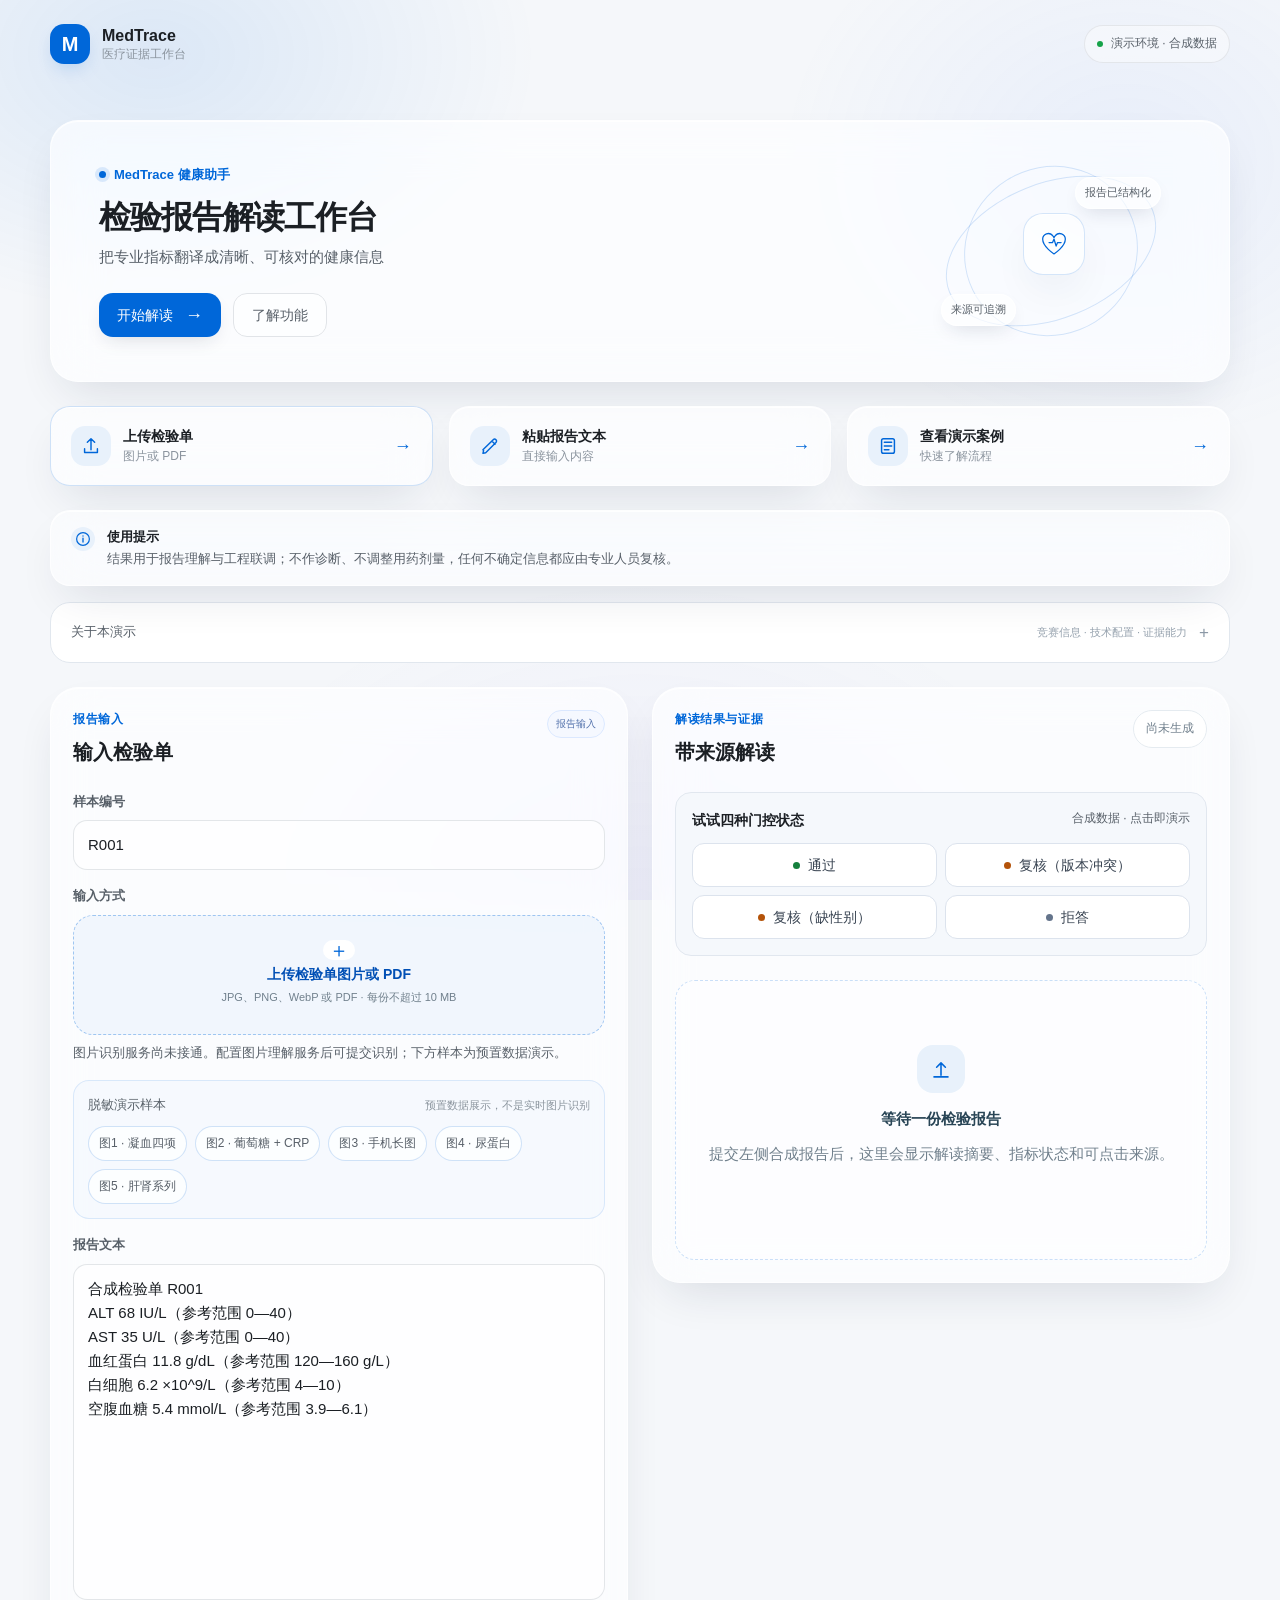
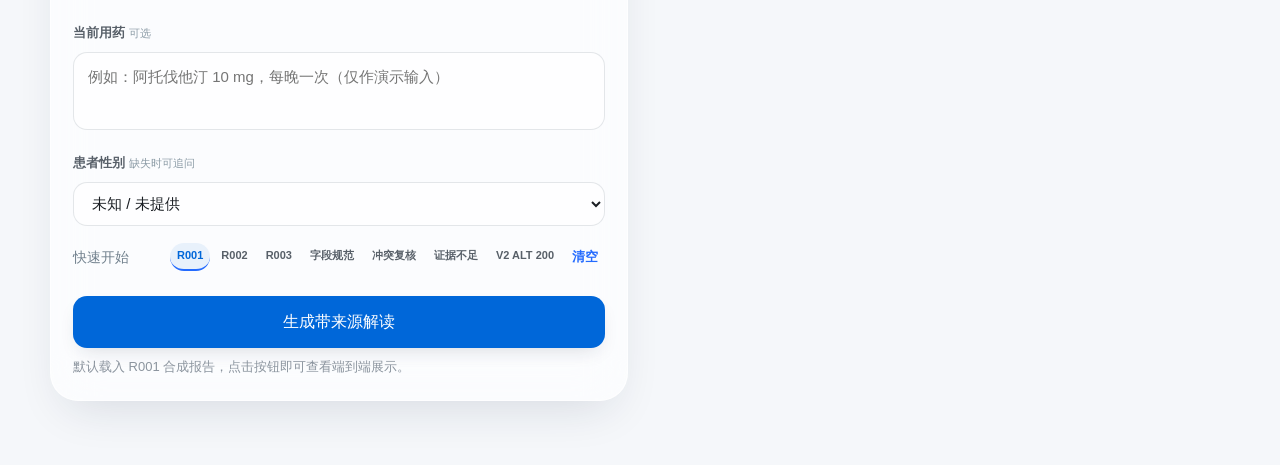
<file: index.html>
<!doctype html>
<html lang="zh-CN">
<head>
  <meta charset="utf-8" />
  <meta http-equiv="refresh" content="0; url=docs/" />
  <title>MedTrace · Nexent 医疗检验报告解读 Demo</title>
</head>
<body>
  <p>正在打开 MedTrace Demo… <a href="docs/">点击进入</a></p>
  <script>location.replace("docs/");</script>
</body>
</html>
</file>
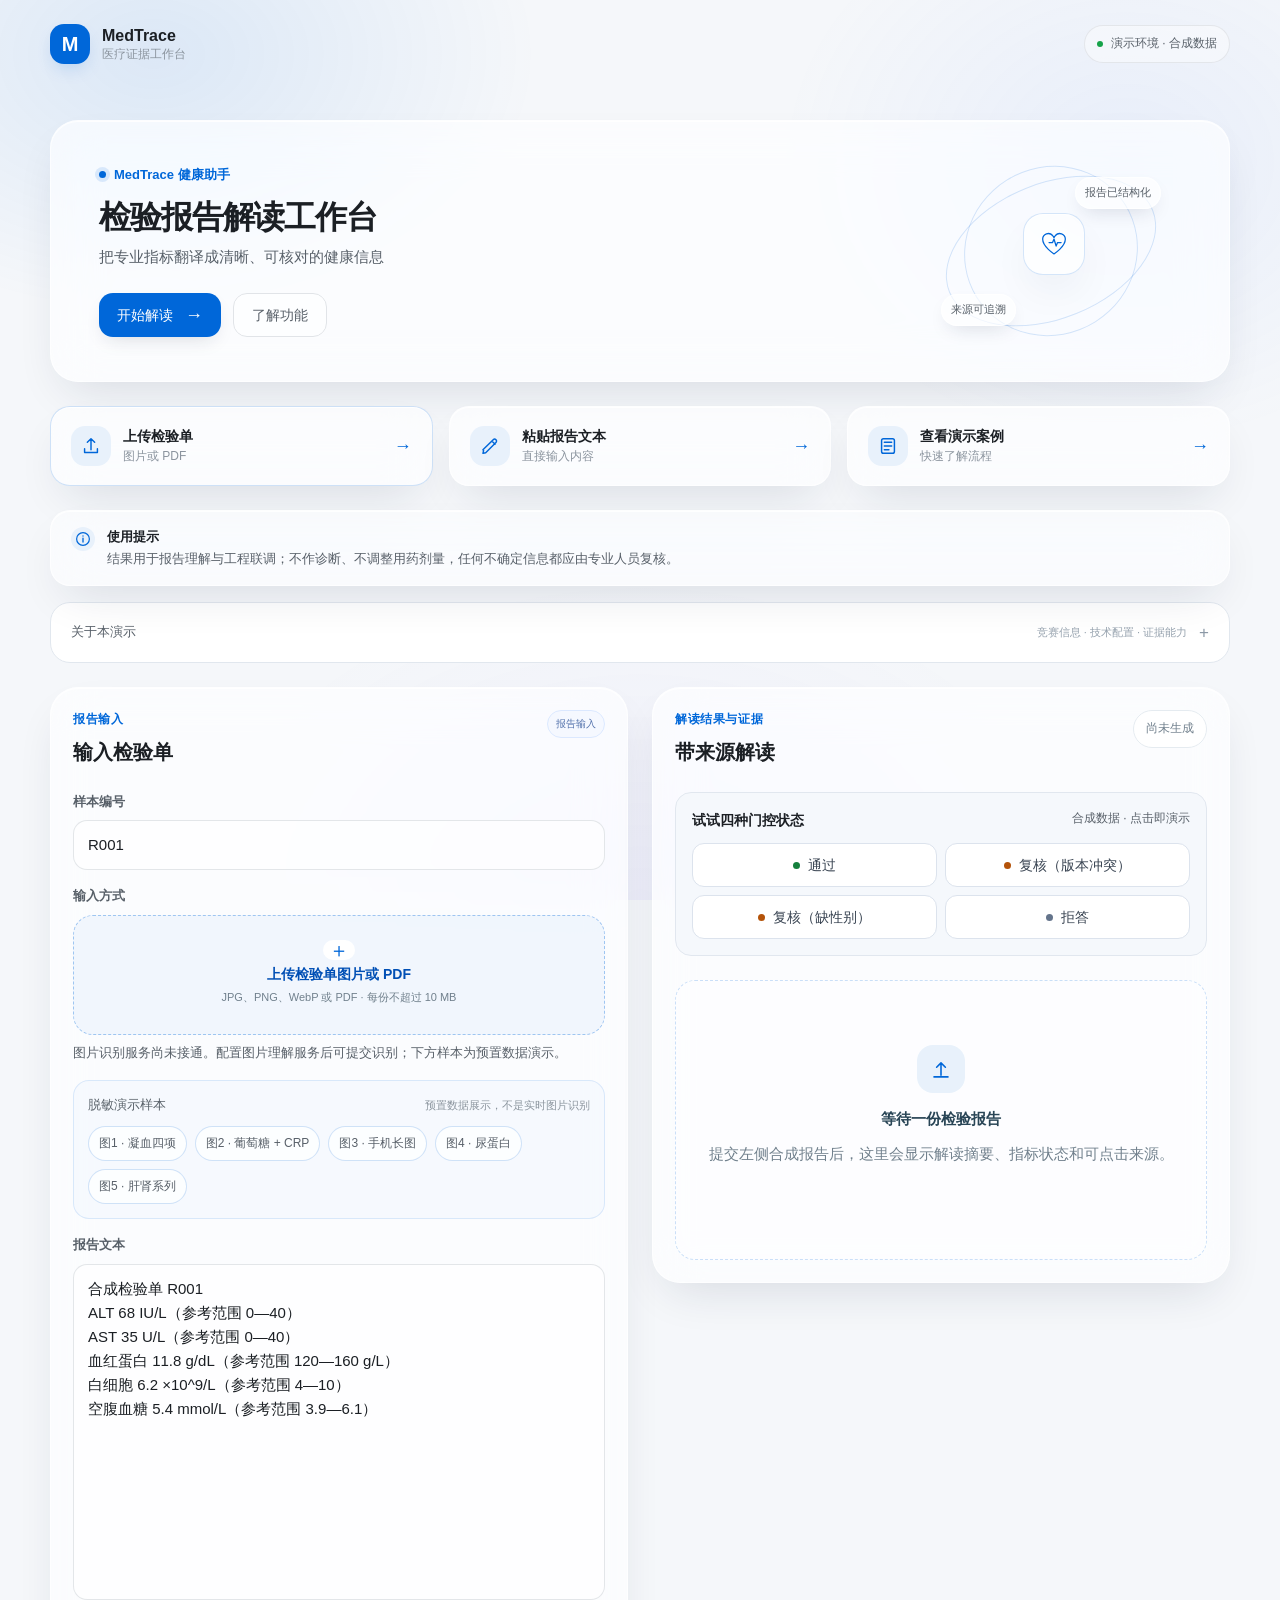
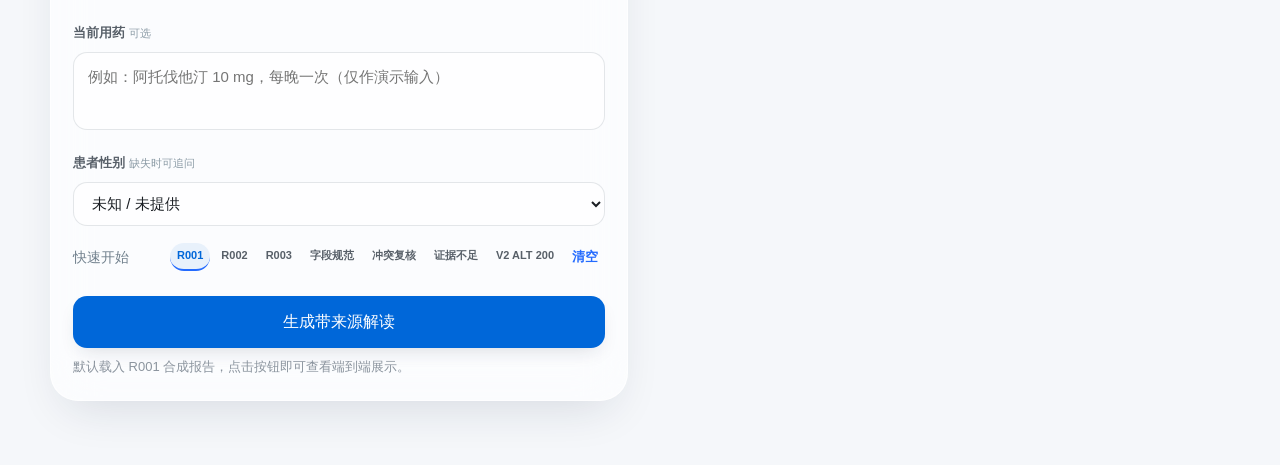
<file: docs/index.html>
<!doctype html>
<html lang="zh-CN">
  <head>
    <meta charset="utf-8" />
    <meta name="viewport" content="width=device-width, initial-scale=1" />
    <title>检验报告解读演示</title>
    <link rel="icon" type="image/svg+xml" href="static/favicon.svg" />
    <meta name="medtrace-release" content="20261125-mobile-steps" />
    <link rel="stylesheet" href="static/app.css?v=20261125-mobile-steps" />
    <link rel="stylesheet" href="static/gate-ui.css?v=20261125-mobile-steps" />
    <link rel="stylesheet" href="static/mobile-flow.css?v=20261125-mobile-steps" />
  </head>
  <body>
    <div class="app-frame">
      <div class="main-shell">
    <main class="shell">
      <header class="site-header" aria-label="MedTrace 顶部导航">
        <a class="site-brand" href="#workspace"><span class="site-mark">M</span><span><strong>MedTrace</strong><small>医疗证据工作台</small></span></a>
        <span class="demo-pill"><span class="demo-dot"></span><span id="environmentLabel">演示环境 · 合成数据</span></span>
      </header>
      <section class="consumer-hero glass" aria-label="MedTrace 健康助手">
        <div class="consumer-hero-copy">
          <p class="consumer-eyebrow"><span class="consumer-eyebrow-dot"></span>MedTrace 健康助手</p>
          <h1>检验报告解读工作台</h1>
          <p class="subtitle">把专业指标翻译成清晰、可核对的健康信息</p>
          <div class="consumer-hero-actions"><a class="consumer-primary" href="#workspace">开始解读 <span>→</span></a><a class="consumer-secondary" href="#aboutPanel">了解功能</a></div>
        </div>
        <div class="consumer-hero-visual" aria-hidden="true"><div class="visual-orbit orbit-one"></div><div class="visual-orbit orbit-two"></div><div class="visual-heart"><svg viewBox="0 0 48 48" aria-hidden="true"><path d="M24 38S8 28 8 17a8 8 0 0 1 14-5l2 3 2-3a8 8 0 0 1 14 5c0 11-16 21-16 21Z" fill="none" stroke="currentColor" stroke-width="1.8" stroke-linejoin="round"/><path d="M17 22h5l2-5 3 10 2-5h5" fill="none" stroke="currentColor" stroke-width="1.8" stroke-linecap="round" stroke-linejoin="round"/></svg></div><div class="visual-note note-one">报告已结构化</div><div class="visual-note note-two">来源可追溯</div></div>
      </section>

      <section class="quick-actions" aria-label="快速入口">
        <button type="button" class="quick-action quick-action-primary glass" id="quickUpload"><span class="quick-icon"><svg viewBox="0 0 24 24" aria-hidden="true"><path d="M12 16V4m0 0L8 8m4-4 4 4M5 15v4h14v-4" fill="none" stroke="currentColor" stroke-width="1.6" stroke-linecap="round" stroke-linejoin="round"/></svg></span><span><b>上传检验单</b><small>图片或 PDF</small></span><span class="quick-arrow">→</span></button>
        <button type="button" class="quick-action glass" id="quickText"><span class="quick-icon"><svg viewBox="0 0 24 24" aria-hidden="true"><path d="m5 17-.7 3 3-.7L18.5 8.1a2.1 2.1 0 0 0-3-3L4.3 16.2ZM14 6.5l3.5 3.5" fill="none" stroke="currentColor" stroke-width="1.6" stroke-linecap="round" stroke-linejoin="round"/></svg></span><span><b>粘贴报告文本</b><small>直接输入内容</small></span><span class="quick-arrow">→</span></button>
        <button type="button" class="quick-action glass" id="quickCase"><span class="quick-icon"><svg viewBox="0 0 24 24" aria-hidden="true"><rect x="5" y="4" width="14" height="16" rx="2" fill="none" stroke="currentColor" stroke-width="1.6"/><path d="M8 8h8M8 12h8M8 16h5" fill="none" stroke="currentColor" stroke-width="1.6" stroke-linecap="round"/></svg></span><span><b>查看演示案例</b><small>快速了解流程</small></span><span class="quick-arrow">→</span></button>
      </section>

      <div class="notice glass">
        <span class="notice-icon"><svg viewBox="0 0 24 24" aria-hidden="true"><circle cx="12" cy="12" r="8.5" fill="none" stroke="currentColor" stroke-width="1.6"/><path d="M12 11v5M12 8h.01" fill="none" stroke="currentColor" stroke-width="1.8" stroke-linecap="round"/></svg></span>
        <div><strong>使用提示</strong><span>结果用于报告理解与工程联调；不作诊断、不调整用药剂量，任何不确定信息都应由专业人员复核。</span></div>
      </div>
      <details class="about-panel" id="aboutPanel">
        <summary><span>关于本演示</span><span class="about-summary-hint">竞赛信息 · 技术配置 · 证据能力</span></summary>
        <div class="about-content">
          <div class="about-row"><span class="about-label">项目定位</span><span>华为 ICT 杯 · 赛题 3 · 阶段一演示</span><span class="status-pill" id="transportStatus">等待请求</span></div>
          <div class="about-row"><span class="about-label">技术配置</span><span>GLM-4.7 · embedding-3 · RAG 34 条 · Nexent Agent</span></div>
          <div class="about-row"><span class="about-label">证据能力</span><span>多模态输入 · 双路召回 · 引用溯源 · 决策门控 · 知识关联图谱</span></div>
          <form id="imageServiceForm" class="image-service-settings">
            <label for="imageServiceUrl">图片识别后端地址</label>
            <p>填写团队的 MedTrace 后端地址。视觉模型与密钥在 Nexent 服务端配置。</p>
            <input id="imageServiceUrl" type="url" placeholder="https://你的后端域名" autocomplete="off" />
            <div class="image-service-actions"><button type="submit" class="text-button">保存并检查连接</button><button type="button" class="text-button" id="resetImageService">恢复默认</button><a href="static/downloads/medtrace-nexent-vision-v281.zip" download>下载队友接入包</a></div>
            <p id="imageServiceStatus" role="status">未配置后端时，所选图片只在本机预览。</p>
          </form>
          <div class="capability-strip" aria-label="评审证据维度">
            <span><b>创新性</b> 多模态输入 · 双路召回</span>
            <span><b>应用价值</b> 检验解读 · 用药核查</span>
            <span><b>完整性</b> 引用 · 推理链 · 可复现 Demo</span>
          </div>
        </div>
      </details>

      <section class="workspace" id="workspace" aria-label="检验报告解读工作区">
        <nav class="mobile-flow-nav" aria-label="报告解读步骤">
          <div class="mobile-flow-topline"><button type="button" id="mobileBack" class="mobile-back" hidden><svg viewBox="0 0 24 24" aria-hidden="true"><path d="m14 6-6 6 6 6" fill="none" stroke="currentColor" stroke-width="1.5" stroke-linecap="round" stroke-linejoin="round"/></svg>返回重新输入</button><span id="mobileStepStatus" role="status">先准备一份报告</span></div>
          <ol class="mobile-steps"><li id="mobileInputStep" aria-current="step"><span>1</span>输入报告</li><li id="mobileResultStep"><span>2</span>查看结果</li></ol>
        </nav>
        <form class="card input-card glass" id="analyzeForm">
          <div class="card-heading">
            <div>
              <p class="card-kicker">报告输入</p>
              <h2 id="inputViewTitle" tabindex="-1">输入检验单</h2>
            </div>
            <span class="synthetic-tag">报告输入</span>
          </div>
          <div id="reportIdField">
          <label for="reportId">样本编号</label>
          <input id="reportId" name="report_id" value="R001" autocomplete="off" />
          </div>
          <label>输入方式</label>
          <label class="upload-dropzone" for="reportFile" id="dropZone">
            <input id="reportFile" type="file" accept=".png,.jpg,.jpeg,.webp,.pdf" aria-describedby="uploadStatus" />
            <span class="upload-icon">＋</span>
            <span class="upload-title">上传检验单图片或 PDF</span>
            <span class="upload-help">JPG、PNG、WebP 或 PDF · 每份不超过 10 MB</span>
            <span class="file-name" id="fileName">也可以直接粘贴下方报告文本</span>
          </label>
          <p class="upload-status" id="uploadStatus" role="status" data-state="idle">图片识别服务尚未接通。配置图片理解服务后可提交识别；下方样本为预置数据演示。</p>
          <button type="button" class="text-button hidden" id="removeFile">移除所选文件</button>
          <div class="asset-preview hidden" id="assetPreview"><img id="assetPreviewImage" alt="脱敏检验单预览" /><span id="assetPreviewLabel"></span><a id="assetPreviewPdf" class="hidden" target="_blank" rel="noopener noreferrer">在新窗口预览 PDF</a></div>
          <div class="asset-picker" aria-label="脱敏实测样本">
            <div class="asset-picker-heading"><span>脱敏演示样本</span><small>预置数据展示，不是实时图片识别</small></div>
            <div class="asset-picker-buttons">
              <button type="button" class="asset-button" data-asset="coagulation">图1 · 凝血四项</button>
              <button type="button" class="asset-button" data-asset="glucose-crp">图2 · 葡萄糖 + CRP</button>
              <button type="button" class="asset-button" data-asset="mobile">图3 · 手机长图</button>
              <button type="button" class="asset-button" data-asset="urine">图4 · 尿蛋白</button>
              <button type="button" class="asset-button" data-asset="liver">图5 · 肝肾系列</button>
            </div>
          </div>
          <label for="rawText">报告文本</label>
          <textarea id="rawText" name="raw_text" rows="13">合成检验单 R001
ALT 68 IU/L（参考范围 0—40）
AST 35 U/L（参考范围 0—40）
血红蛋白 11.8 g/dL（参考范围 120—160 g/L）
白细胞 6.2 ×10^9/L（参考范围 4—10）
空腹血糖 5.4 mmol/L（参考范围 3.9—6.1）</textarea>
          <div id="medicationField">
          <label for="currentMedications">当前用药 <span class="optional-label">可选</span></label>
          <textarea id="currentMedications" name="current_medications" rows="2" placeholder="例如：阿托伐他汀 10 mg，每晚一次（仅作演示输入）"></textarea>
          </div>
          <label for="patientGender">患者性别 <span class="optional-label">缺失时可追问</span></label>
          <select id="patientGender" name="patient_gender"><option value="">未知 / 未提供</option><option value="男">男</option><option value="女">女</option></select>
          <div class="sample-row"><span>快速开始</span><div class="sample-buttons"><button type="button" class="sample-button active" data-report="R001">R001</button><button type="button" class="sample-button" data-report="R002">R002</button><button type="button" class="sample-button" data-report="R003">R003</button><button type="button" class="sample-button" data-report="R004">字段规范</button><button type="button" class="sample-button" data-report="R005">冲突复核</button><button type="button" class="sample-button" data-report="R006">证据不足</button><button type="button" class="sample-button" data-report="R012">V2 ALT 200</button><button type="button" class="text-button" id="clearInput">清空</button></div></div>
          <details class="mobile-only mobile-input-details" id="mobileOptions"><summary>补充用药与样本编号 <span>选填</span></summary><div id="mobileOptionsSlot"></div></details>
          <details class="mobile-only mobile-input-details" id="mobileExamples"><summary>更多演示案例 <span>含四态门控</span></summary><div id="mobileExamplesSlot"></div></details>
          <div class="mobile-submit-bar"><button type="submit" form="analyzeForm" class="primary-button" id="submitButton"><span class="button-label">生成带来源解读</span></button></div>
          <p class="helper">默认载入 R001 合成报告，点击按钮即可查看端到端展示。</p>
        </form>

        <section class="card output-card glass" aria-live="polite">
          <div class="card-heading">
            <div>
              <p class="card-kicker">解读结果与证据</p>
              <h2 id="outputViewTitle" tabindex="-1">带来源解读</h2>
            </div>
            <div class="output-meta"><span class="request-id" id="requestId">尚未生成</span><span class="model-meta hidden" id="modelMeta"></span></div>
          </div>
          <div class="gate-demo-picker" id="gateDemoPicker" aria-label="门控状态演示">
            <div class="gate-demo-heading"><strong>试试四种门控状态</strong><span>合成数据 · 点击即演示</span></div>
            <div class="gate-demo-buttons">
              <button type="button" data-gate-demo="R012" aria-pressed="false"><i class="state-dot pass"></i>通过</button>
              <button type="button" data-gate-demo="R005" aria-pressed="false"><i class="state-dot review"></i>复核（版本冲突）</button>
              <button type="button" data-gate-demo="R013" aria-pressed="false"><i class="state-dot review"></i>复核（缺性别）</button>
              <button type="button" data-gate-demo="R006" aria-pressed="false"><i class="state-dot abstain"></i>拒答</button>
            </div>
          </div>
          <div id="loadingState" class="loading-state hidden"><span class="spinner"></span><div><strong>正在处理本次输入</strong><span id="loadingMessage">正在核对报告与证据…</span><div class="agent-timeline" id="agentTimeline"><span class="agent-step pending" data-agent-step="parse_report">抽取</span><span class="agent-arrow">→</span><span class="agent-step pending" data-agent-step="normalize">标准化</span><span class="agent-arrow">→</span><span class="agent-step pending" data-agent-step="query_reference">检索</span><span class="agent-arrow">→</span><span class="agent-step pending" data-agent-step="check_interaction">核查</span><span class="agent-arrow">→</span><span class="agent-step pending" data-agent-step="summarize">汇总</span></div></div></div>
          <div id="emptyState" class="empty-state"><div class="empty-icon"><svg viewBox="0 0 32 32" aria-hidden="true"><path d="M16 23V9m0 0-5 5m5-5 5 5" fill="none" stroke="currentColor" stroke-width="1.8" stroke-linecap="round" stroke-linejoin="round"/><path d="M8 25h16" fill="none" stroke="currentColor" stroke-width="1.8" stroke-linecap="round"/></svg></div><strong>等待一份检验报告</strong><span>提交左侧合成报告后，这里会显示解读摘要、指标状态和可点击来源。</span></div>
          <div id="errorBanner" class="error-banner hidden" role="alert"></div>
          <div id="mobileErrorActions" class="mobile-only mobile-error-actions hidden"><button type="button" id="mobileRetry" class="review-primary">重试本次输入</button><p>输入内容与所选文件已保留，也可返回后修改。</p></div>
          <div id="resultPanel" class="hidden">
            <div class="decision-gate hidden" id="decisionGate">
              <div class="decision-gate-heading"><span class="section-label">AI 决策门控</span><span class="gate-badge" id="gateBadge"></span></div>
              <div class="gate-title-row"><span class="gate-symbol" id="gateSymbol" aria-hidden="true"></span><h3 id="gateTitle"></h3></div>
              <p class="gate-action" id="gateAction"></p>
              <ul id="gateReviewIssues" class="gate-review-issues"></ul>
              <div id="gateReviewActions" class="gate-review-actions hidden"><button type="button" class="review-primary" id="editImageValues">手动核对数值</button><button type="button" class="review-secondary" id="completeImageInfo">补充缺失信息</button></div>
              <div class="gate-conflicts" id="gateConflicts"></div>
              <div class="clarification-box hidden" id="clarificationBox"><span class="clarification-dot"></span><span id="clarificationPrompt"></span><button type="button" class="text-button" id="applyGender">补充性别</button></div>
            </div>
            <div data-gate-content>
            <details class="mobile-only mobile-original" id="mobileOriginal"><summary>查看本次报告原图</summary><div id="mobileOriginalSlot"></div></details>
            <section id="imageReviewEditor" class="image-review-editor hidden" aria-labelledby="reviewEditorTitle">
              <div class="review-heading"><div><p class="section-label">人工核对</p><h3 id="reviewEditorTitle">对照原图，确认本次核查项目</h3></div><button type="button" id="closeImageReview" class="text-button">收起</button></div>
              <p class="review-instructions">修改读数和单位，并勾选已核对的项目。系统会重新核查所选指标；未勾选及原图其他项目仍需核对。</p>
              <form id="imageReviewForm">
                <div class="review-patient-fields"><label for="reviewGender">患者性别<select id="reviewGender"><option value="未知">未知 / 未提供</option><option value="男">男</option><option value="女">女</option></select></label><label for="reviewConditions">采样条件<select id="reviewConditions"><option value="unknown">未确认</option><option value="fasting">已确认空腹</option><option value="nonfasting">非空腹</option></select></label></div>
                <div id="reviewQuickGender" class="gender-quick-buttons hidden" aria-label="快速补充患者性别"><button type="button" data-review-sex="男">男 · 补充并核查</button><button type="button" data-review-sex="女">女 · 补充并核查</button></div>
                <div id="imageReviewRows" class="image-review-rows"></div>
                <label class="review-scope-confirm"><input type="checkbox" id="reviewScopeConfirmed" required /><span>我已对照原图核对所选项目，理解本次核查不覆盖整份报告。</span></label>
                <p id="imageReviewError" class="review-form-error hidden" role="alert"></p>
                <div class="review-submit-row"><button type="submit" class="review-primary" id="submitImageReview">提交核对并重新解读</button><span>原始识别与修改记录将保留</span></div>
              </form>
            </section>
            <p id="reviewScopeNote" class="review-scope-note hidden" role="status"></p>
            <p class="answer" id="answer"></p>
            <div class="answer-citations" id="answerCitations"></div>
            <div class="schema-summary hidden" id="schemaSummary">
              <div class="section-heading-row"><p class="section-label">解析字段</p><span class="confidence-badge hidden" id="confidenceBadge"></span></div>
              <div class="patient-fields" id="patientFields"></div>
              <div class="medications-summary"><span class="summary-caption">当前用药</span><div class="medication-tags" id="medicationsSummary"></div></div>
              <div class="confidence-alert hidden" id="confidenceAlert" role="alert"></div>
            </div>
            <details class="normalization-block compact-details hidden" id="normalizationBlock">
              <summary class="section-heading-row"><span class="section-label">单位标准化</span><span class="evidence-tag">可审计换算</span></summary>
              <div class="details-content"><div id="normalizationRows" class="normalization-rows"></div></div>
            </details>
            <div class="metric-grid" id="metrics"></div>
            <details id="imageTranscriptPanel" class="compact-details hidden">
              <summary class="section-heading-row"><span class="section-label">查看原始 OCR 文字与未确认字段</span><span class="evidence-tag">保留原始记录</span></summary>
              <div class="details-content"><p class="image-reading-note">以下保留最初的图片识别记录。人工修改不会覆盖它；请对照报告原图核对小数点、单位与参考范围。</p><pre id="imageTranscriptText" class="image-transcript"></pre><ul id="imageUncertainFields" class="checked-fields"></ul></div>
            </details>
            <div class="reasoning-block">
              <p class="section-label">可溯源推理链</p>
              <div class="reasoning-chain" id="reasoning"></div>
            </div>
            <div class="warnings-block hidden" id="warningsBlock">
              <div class="warning-heading"><p class="section-label">用药核查</p><span>需人工复核</span></div>
              <div id="warnings"></div>
            </div>
            <details class="retrieval-block compact-details">
              <summary class="section-heading-row"><span class="section-label">RAG 检索详情</span><span class="evidence-tag">技术证据</span></summary>
              <div class="details-content"><div class="retrieval-summary" id="retrievalSummary"></div><div class="retrieval-sources" id="retrievalSources"></div></div>
            </details>
            <details class="evidence-block compact-details">
              <summary class="section-heading-row"><span class="section-label">知识库构建证据</span><span class="evidence-tag">创新性证据</span></summary>
              <div class="details-content"><div class="evidence-grid"><pre id="rawJsonEvidence"></pre><div><p class="evidence-note" id="evidenceNote"></p><ul id="checkedFields" class="checked-fields"></ul></div></div></div>
            </details>
            <button type="button" class="graph-button" id="openGraph">探索 AI 知识关联网络（多跳推理图谱）<span>→</span></button>
            <details class="sources-block compact-details">
              <summary class="section-heading-row"><span class="section-label">引用来源</span><span class="evidence-tag">可点击溯源</span></summary>
              <div class="details-content"><div id="sources"></div></div>
            </details>
            </div>
            <details class="trace-block compact-details" id="auditPanel">
              <summary class="section-heading-row"><span class="section-label">查看AI决策审计轨迹</span><span class="evidence-tag" id="auditMode">判定记录</span></summary>
              <div class="details-content"><ol id="trace" class="audit-timeline"></ol></div>
            </details>
            <p class="disclaimer" id="disclaimer"></p>
          </div>
        </section>
      </section>
    </main>
      </div>
    </div>
    <div class="graph-modal hidden" id="graphModal" role="dialog" aria-modal="true" aria-labelledby="graphTitle">
      <div class="graph-dialog glass">
        <div class="graph-dialog-header"><div><p class="card-kicker">知识关联</p><h2 id="graphTitle">知识关联网络</h2></div><button type="button" class="modal-close" id="closeGraph">×</button></div>
        <p class="graph-help">示意展示当前指标、参考范围与用药核查之间的关系；真实节点和边由知识库 Schema 返回。</p>
        <svg class="graph-svg" id="graphSvg" viewBox="0 0 720 270" role="img" aria-label="知识关联网络示意图"></svg>
      </div>
    </div>
    <dialog class="gender-dialog" id="genderDialog" aria-labelledby="genderDialogTitle" aria-describedby="genderDialogDescription">
      <form id="genderDialogForm">
        <div class="dialog-heading"><span class="dialog-eyebrow">补充关键信息</span><button type="button" id="closeGenderDialog" class="dialog-close" aria-label="关闭性别补充弹窗">×</button></div>
        <h2 id="genderDialogTitle">这项指标区分男女</h2>
        <p id="genderDialogDescription">请补充患者性别后重新解读。系统会保留本次报告内容。</p>
        <div class="gender-quick-buttons"><button type="button" data-patient-sex="男">男 · 重新核查</button><button type="button" data-patient-sex="女">女 · 重新核查</button></div>
        <label for="clarificationGender">患者性别</label>
        <select id="clarificationGender" required><option value="">请选择性别</option><option value="男">男</option><option value="女">女</option></select>
        <div class="dialog-actions"><button type="button" id="deferGender" class="dialog-secondary">稍后补充</button><button type="submit" class="dialog-primary">提交并重新解读</button></div>
      </form>
    </dialog>
    <script id="medtraceConfig">window.MEDTRACE_CONFIG = { mode: "demo" };</script>
    <div id="metricSourceTooltip" class="metric-source-tooltip hidden" role="tooltip"></div>
    <dialog id="metricSourceDialog" class="source-detail-dialog" aria-labelledby="metricSourceTitle"><div class="review-heading"><div><p class="section-label">指标与来源</p><h2 id="metricSourceTitle"></h2></div><button type="button" id="closeMetricSource" class="dialog-close" aria-label="关闭来源详情">×</button></div><div id="metricSourceBody"></div></dialog>
    <script src="static/image-settings.js?v=20261125-mobile-steps"></script>
    <script src="static/shared-backend.js?v=20261125-mobile-steps"></script>
    <script src="static/demo-results.js?v=20261125-mobile-steps"></script>
    <script src="static/gate-fixtures.js?v=20261125-mobile-steps"></script>
    <script src="static/stage2-demo.js?v=20261125-mobile-steps"></script>
    <script src="static/image-upload.js?v=20261125-mobile-steps"></script>
    <script src="static/app.js?v=20261125-mobile-steps"></script>
    <script src="static/mobile-flow.js?v=20261125-mobile-steps"></script>
    <script src="static/image-review.js?v=20261125-mobile-steps"></script>
    <script src="static/gate-ui.js?v=20261125-mobile-steps"></script>
  </body>
</html>
</file>
<file: docs/static/app.css>
:root {
  color-scheme: light;
  --ink: #172033;
  --muted: #65718a;
  --line: #dce3ee;
  --panel: #ffffff;
  --page: #eef4f7;
  --accent: #136f7a;
  --accent-deep: #0b4a59;
  --accent-soft: #e5f3f3;
  --warning: #fff8e7;
  --warning-line: #f4d788;
  --high: #b42318;
  --low: #9a6700;
  --normal: #157347;
}

* { box-sizing: border-box; }
body {
  margin: 0;
  background: radial-gradient(circle at 8% -10%, #d9f1ee 0, transparent 33%), radial-gradient(circle at 100% 0, #e0e8fb 0, transparent 30%), var(--page);
  color: var(--ink);
  font-family: "Microsoft YaHei", "Segoe UI", sans-serif;
}
.shell { max-width: 1240px; margin: 0 auto; padding: 34px 24px 64px; }
.hero { display: grid; grid-template-columns: auto 1fr auto; gap: 28px; align-items: center; margin-bottom: 24px; }
.brand-lockup { display: flex; align-items: center; gap: 11px; padding-right: 26px; border-right: 1px solid rgba(28, 64, 83, .14); }
.brand-mark { display: grid; place-items: center; width: 42px; height: 42px; border-radius: 14px; color: white; background: linear-gradient(145deg, var(--accent), #1aa5a6); font-size: 20px; font-weight: 800; box-shadow: 0 9px 18px rgba(19, 111, 122, .22); }
.brand-name { margin: 0; color: var(--accent-deep); font-weight: 800; letter-spacing: .03em; }
.brand-caption { margin: 2px 0 0; color: var(--muted); font-size: 11px; }
.eyebrow, .card-kicker, .section-label { margin: 0; color: var(--accent); font-size: 11px; font-weight: 800; letter-spacing: .14em; text-transform: uppercase; }
h1 { margin: 6px 0 3px; font-size: clamp(28px, 4vw, 44px); letter-spacing: -.045em; color: #132637; }
h2 { margin: 6px 0 0; font-size: 22px; }
.subtitle { margin: 0; color: var(--muted); }
.hero-actions { display: flex; flex-direction: column; gap: 9px; align-items: flex-end; }
.demo-badge, .status-pill, .synthetic-tag, .request-id { border: 1px solid var(--line); border-radius: 999px; padding: 8px 12px; color: var(--muted); background: rgba(255,255,255,.84); font-size: 12px; white-space: nowrap; }
.output-meta { display: flex; flex-direction: column; align-items: flex-end; gap: 6px; }
.model-meta { color: var(--accent-deep); background: #edf8f6; border: 1px solid #c8e5df; border-radius: 999px; padding: 5px 9px; font-size: 10px; white-space: nowrap; }
.demo-badge { border-color: #b6deda; color: var(--accent-deep); background: #e8f6f3; font-weight: 700; }
.config-badge { border: 1px solid #d6d9ef; border-radius: 999px; padding: 6px 10px; color: #53618b; background: #f5f5ff; font-size: 10px; white-space: nowrap; }
.status-pill.ready { color: var(--normal); border-color: #a5d6ba; background: #effaf3; }
.status-pill.busy { color: var(--accent-deep); border-color: #a8d9da; background: var(--accent-soft); }
.notice { display: flex; gap: 12px; padding: 13px 16px; border: 1px solid var(--warning-line); background: rgba(255,248,231,.92); border-radius: 14px; color: #6b4b00; font-size: 13px; line-height: 1.6; margin-bottom: 22px; }
.notice-icon { display: grid; place-items: center; flex: 0 0 auto; width: 22px; height: 22px; border-radius: 50%; color: #6b4b00; background: #f9dfa0; font-weight: 800; }
.notice strong { display: block; margin-bottom: 1px; }
.notice span:not(.notice-icon) { display: block; }
.capability-strip { display: grid; grid-template-columns: repeat(3, 1fr); gap: 10px; margin: -7px 0 22px; }
.capability-strip span { border: 1px solid rgba(183, 207, 214, .8); border-radius: 12px; padding: 9px 12px; color: var(--muted); background: rgba(255,255,255,.62); font-size: 11px; }
.capability-strip b { display: block; margin-bottom: 2px; color: var(--accent-deep); font-size: 12px; }
.workspace { display: grid; grid-template-columns: minmax(0, .92fr) minmax(0, 1.08fr); gap: 22px; align-items: start; }
.card { background: rgba(255,255,255,.93); border: 1px solid rgba(187, 207, 218, .8); border-radius: 22px; box-shadow: 0 20px 48px rgba(27, 56, 75, .09); padding: 26px; }
.card-heading { display: flex; justify-content: space-between; gap: 14px; align-items: flex-start; margin-bottom: 22px; }
label { display: block; color: var(--muted); font-size: 13px; margin: 14px 0 7px; }
.optional-label { color: #8a9aa5; font-size: 11px; font-weight: 400; }
input, textarea { width: 100%; border: 1px solid #d5e1e7; border-radius: 13px; background: #f8fbfc; color: var(--ink); padding: 12px 13px; font: inherit; line-height: 1.6; transition: border-color .18s, box-shadow .18s, background .18s; }
textarea { resize: vertical; min-height: 150px; }
#rawText { min-height: 180px; }
#currentMedications { min-height: 58px; }
input:focus, textarea:focus { outline: 3px solid rgba(19, 111, 122, .14); border-color: var(--accent); background: #fff; box-shadow: 0 7px 18px rgba(19, 111, 122, .08); }
.upload-dropzone { display: flex; flex-direction: column; align-items: center; gap: 3px; min-height: 115px; margin-top: 7px; padding: 17px; border: 1px dashed #9cc5c8; border-radius: 15px; color: var(--muted); background: #f4fbfa; text-align: center; cursor: pointer; transition: border-color .18s, background .18s, transform .18s; }
.upload-dropzone:hover, .upload-dropzone.dragover { border-color: var(--accent); background: #eaf7f5; transform: translateY(-1px); }
.upload-dropzone input { display: none; }
.upload-icon { display: grid; place-items: center; width: 29px; height: 29px; border-radius: 9px; color: var(--accent); background: #d9f0ed; font-size: 21px; line-height: 1; }
.upload-title { color: #2b5261; font-size: 13px; font-weight: 800; }
.upload-help, .file-name { font-size: 11px; }
.file-name { max-width: 100%; overflow: hidden; text-overflow: ellipsis; white-space: nowrap; color: var(--accent); }
.sample-row { display: flex; align-items: center; justify-content: space-between; gap: 10px; margin-top: 11px; color: var(--muted); font-size: 12px; }
.sample-buttons { display: flex; align-items: center; gap: 6px; }
.sample-button { border: 1px solid #c9dfe2; border-radius: 999px; padding: 5px 9px; color: var(--accent-deep); background: #f4fbfa; font: inherit; font-size: 11px; font-weight: 700; cursor: pointer; }
.sample-button:hover, .sample-button.active { border-color: var(--accent); color: #fff; background: var(--accent); }
.text-button { border: 0; padding: 0; color: var(--accent); background: transparent; font: inherit; font-weight: 700; cursor: pointer; }
.primary-button { width: 100%; margin-top: 19px; border: 0; border-radius: 13px; padding: 14px 16px; background: linear-gradient(135deg, var(--accent-deep), var(--accent)); color: #fff; font: inherit; font-weight: 800; cursor: pointer; box-shadow: 0 10px 19px rgba(11, 74, 89, .2); transition: transform .18s, box-shadow .18s; }
.primary-button:hover { background: linear-gradient(135deg, #083b48, #0e8080); transform: translateY(-1px); box-shadow: 0 13px 22px rgba(11, 74, 89, .25); }
.primary-button:disabled { cursor: wait; opacity: .65; }
.button-label { display: inline-flex; align-items: center; justify-content: center; gap: 8px; }
.button-spinner { width: 14px; height: 14px; display: inline-block; border: 2px solid rgba(255,255,255,.5); border-top-color: #fff; border-radius: 50%; animation: spin .8s linear infinite; }
.helper { color: var(--muted); font-size: 12px; line-height: 1.6; margin: 12px 0 0; }
.empty-state { display: flex; flex-direction: column; align-items: center; gap: 8px; border: 1px dashed #b9ccd5; border-radius: 16px; padding: 42px 18px; color: var(--muted); line-height: 1.8; text-align: center; background: #f8fbfc; }
.empty-state strong { color: #294556; font-size: 15px; }
.empty-icon { display: grid; place-items: center; width: 46px; height: 46px; margin-bottom: 4px; border-radius: 15px; color: var(--accent); background: var(--accent-soft); font-size: 25px; font-weight: 800; }
.error-banner { border: 1px solid #f2b8b5; border-radius: 13px; padding: 13px 14px; color: var(--high); background: #fff1f0; line-height: 1.6; }
.loading-state { display: flex; align-items: center; gap: 12px; min-height: 106px; padding: 20px; border: 1px solid #c8e5e2; border-radius: 16px; color: var(--accent-deep); background: #f1fbf9; }
.loading-state strong, .loading-state span { display: block; }
.loading-state strong { margin-bottom: 3px; font-size: 14px; }
.loading-state span:last-child { color: var(--muted); font-size: 12px; }
.spinner { width: 24px; height: 24px; flex: 0 0 auto; border: 3px solid #b9dcda; border-top-color: var(--accent); border-radius: 50%; animation: spin .8s linear infinite; }
.agent-timeline { display: flex; align-items: center; gap: 6px; margin-top: 10px; }
.agent-step { border-radius: 999px; padding: 4px 8px; color: #81949d; background: #e8eff1; font-size: 10px; font-weight: 800; transition: color .25s, background .25s, box-shadow .25s; }
.agent-step.active { color: #7a5100; background: #ffedb7; box-shadow: 0 0 0 3px rgba(244, 215, 136, .3); }
.agent-step.done { color: #146849; background: #dff3e9; }
.agent-arrow { color: #9aabb3; font-size: 11px; }
@keyframes spin { to { transform: rotate(360deg); } }
.hidden { display: none; }
.answer { margin: 0 0 18px; font-size: 17px; line-height: 1.8; }
.answer-citations { display: flex; flex-wrap: wrap; gap: 7px; margin: -8px 0 18px; }
.answer-citations a { border: 1px solid #b9deda; border-radius: 999px; padding: 5px 9px; color: var(--accent-deep); background: #edf9f7; font-size: 11px; font-weight: 800; text-decoration: none; }
.schema-summary { margin: 0 0 18px; padding: 13px 14px; border: 1px solid #d8e4ee; border-radius: 14px; background: #f8fbfd; }
.patient-fields { display: flex; flex-wrap: wrap; gap: 7px; margin-top: 10px; }
.patient-field, .medication-tag { border-radius: 999px; padding: 5px 9px; color: #31536a; background: #eaf3f7; font-size: 11px; }
.muted-field { color: var(--muted); background: #eef2f4; }
.medications-summary { display: flex; align-items: center; flex-wrap: wrap; gap: 8px; margin-top: 10px; }
.summary-caption { color: var(--muted); font-size: 11px; font-weight: 700; }
.medication-tags { display: flex; flex-wrap: wrap; gap: 6px; }
.medication-tag { color: #765000; background: #fff0c8; }
.confidence-badge { border-radius: 999px; padding: 5px 9px; font-size: 10px; font-weight: 800; }
.confidence-badge.good { color: #146849; background: #dff3e9; }
.confidence-badge.low { color: #a32118; background: #ffe3df; }
.confidence-alert { margin-top: 11px; border: 1px solid #f0b3ad; border-radius: 9px; padding: 9px 10px; color: #a32118; background: #fff0ee; font-size: 11px; line-height: 1.5; }
.metric-grid { display: grid; grid-template-columns: repeat(auto-fit, minmax(145px, 1fr)); gap: 10px; margin-bottom: 22px; }
.metric { border: 1px solid #dbe6eb; border-radius: 14px; padding: 13px; background: #fbfdfd; }
.metric-name { color: var(--muted); font-size: 12px; }
.metric-value { margin-top: 6px; font-size: 16px; font-weight: 700; }
.metric-value.high { color: var(--high); }
.metric-value.low { color: var(--low); }
.metric-value.normal { color: var(--normal); }
.metric-reference { margin-top: 6px; color: var(--muted); font-size: 10px; }
.reasoning-block { border-top: 1px solid var(--line); padding-top: 17px; margin-top: 17px; }
.reasoning-chain { display: grid; grid-template-columns: repeat(3, 1fr); gap: 9px; margin-top: 10px; }
.reasoning-step { position: relative; min-height: 92px; padding: 12px; border: 1px solid #d8e5e8; border-radius: 13px; background: #fbfdfd; }
.reasoning-step:not(:last-child)::after { content: "→"; position: absolute; right: -16px; top: 31px; color: #75a9ac; font-weight: 800; z-index: 1; }
.reasoning-index { color: var(--accent); font-size: 11px; font-weight: 800; }
.reasoning-title { margin-top: 6px; color: #294556; font-size: 12px; font-weight: 800; }
.reasoning-detail { margin-top: 4px; color: var(--muted); font-size: 11px; line-height: 1.5; }
.warnings-block { margin-top: 17px; padding: 15px; border: 1px solid #f0d39b; border-radius: 15px; background: #fff9ed; }
.warning-heading { display: flex; align-items: center; justify-content: space-between; gap: 8px; }
.warning-heading > span { border-radius: 999px; padding: 4px 8px; color: #8a5a00; background: #ffedb7; font-size: 10px; font-weight: 800; }
.warning-card { margin-top: 9px; padding: 11px 12px; border-left: 3px solid #e0a82e; border-radius: 9px; background: rgba(255,255,255,.7); }
.warning-drug { color: #6f4d00; font-size: 13px; font-weight: 800; }
.warning-reason, .warning-source { margin-top: 4px; color: #806b43; font-size: 11px; line-height: 1.5; }
.section-heading-row { display: flex; align-items: center; justify-content: space-between; gap: 8px; }
.evidence-tag { border-radius: 999px; padding: 4px 8px; color: #31518e; background: #eaf0ff; font-size: 10px; font-weight: 800; }
.retrieval-block, .evidence-block { margin-top: 17px; padding-top: 17px; border-top: 1px solid var(--line); }
.retrieval-summary { display: grid; grid-template-columns: repeat(3, 1fr); gap: 8px; margin-top: 10px; }
.retrieval-stat { padding: 10px; border: 1px solid #dbe6eb; border-radius: 11px; background: #fbfdfd; }
.retrieval-stat b { display: block; color: var(--accent-deep); font-size: 17px; }
.retrieval-stat span { color: var(--muted); font-size: 10px; }
.retrieval-sources { display: grid; gap: 7px; margin-top: 9px; }
.retrieval-source { display: grid; grid-template-columns: minmax(0, 1fr) 95px; align-items: center; gap: 10px; color: var(--muted); font-size: 11px; }
.score-track { height: 6px; overflow: hidden; border-radius: 999px; background: #e4ebef; }
.score-track span { display: block; height: 100%; border-radius: inherit; background: linear-gradient(90deg, #7bbdc1, var(--accent)); }
.evidence-grid { display: grid; grid-template-columns: minmax(0, 1fr) minmax(0, 1fr); gap: 10px; margin-top: 10px; }
.evidence-grid pre { min-height: 80px; overflow: auto; margin: 0; padding: 11px; border-radius: 11px; color: #35515d; background: #f1f6f7; font: 11px/1.6 Consolas, monospace; white-space: pre-wrap; }
.evidence-note { margin: 0 0 7px; color: var(--muted); font-size: 11px; line-height: 1.5; }
.checked-fields { display: flex; flex-wrap: wrap; gap: 5px; list-style: none; margin: 0; padding: 0; }
.checked-fields li { border-radius: 999px; padding: 4px 7px; color: #146849; background: #dff3e9; font-size: 10px; }
.checked-fields li::before { content: "✓"; margin-right: 3px; }
.graph-button { width: 100%; margin-top: 17px; border: 1px solid #b5d4d7; border-radius: 12px; padding: 11px 14px; color: var(--accent-deep); background: #eef9f7; font: inherit; font-size: 12px; font-weight: 800; cursor: pointer; }
.graph-button:hover { border-color: var(--accent); background: #e2f3f0; }
.graph-modal { position: fixed; inset: 0; z-index: 20; display: grid; place-items: center; padding: 20px; background: rgba(14, 36, 48, .44); }
.graph-modal.hidden { display: none; }
.graph-dialog { width: min(760px, 100%); border: 1px solid #d2e0e4; border-radius: 20px; padding: 24px; background: #fff; box-shadow: 0 30px 80px rgba(10, 44, 58, .25); }
.graph-dialog-header { display: flex; justify-content: space-between; gap: 14px; align-items: flex-start; }
.modal-close { border: 0; color: var(--muted); background: transparent; font-size: 26px; line-height: 1; cursor: pointer; }
.graph-help { color: var(--muted); font-size: 12px; line-height: 1.6; }
.graph-svg { width: 100%; height: auto; min-height: 230px; border-radius: 14px; background: #f7fbfb; }
.graph-edge { stroke: #8cb3b7; stroke-width: 2; stroke-dasharray: 5 4; }
.graph-edge-label { fill: #55757c; font-size: 12px; }
.graph-node { stroke: #fff; stroke-width: 3; }
.graph-node.indicator { fill: #1d7c84; }
.graph-node.reference { fill: #5b7cfa; }
.graph-node.medication { fill: #db9a29; }
.graph-node-label { fill: #294556; font-size: 13px; font-weight: 800; text-anchor: middle; }
.trace-block, .sources-block { border-top: 1px solid var(--line); padding-top: 17px; margin-top: 17px; }
.trace-list { display: flex; flex-wrap: wrap; gap: 8px; list-style: none; padding: 0; margin: 10px 0 0; }
.trace-list li { border-radius: 999px; padding: 6px 10px; color: #31518e; background: var(--accent-soft); font-size: 12px; }
.source-card { border: 1px solid #dbe6eb; border-radius: 14px; padding: 13px 14px; margin-top: 10px; scroll-margin-top: 20px; background: #fbfdfd; }
.source-card:target { border-color: var(--accent); box-shadow: 0 0 0 3px rgba(31, 94, 255, .12); }
.source-title { display: flex; justify-content: space-between; gap: 12px; font-weight: 700; font-size: 13px; }
.source-title a { color: var(--accent); text-decoration: none; }
.source-excerpt { color: var(--muted); font-size: 12px; line-height: 1.6; margin: 7px 0 0; }
.disclaimer { color: var(--muted); font-size: 12px; line-height: 1.6; margin: 18px 0 0; }
.compact-details { overflow: hidden; }
.compact-details > summary { cursor: pointer; list-style: none; }
.compact-details > summary::-webkit-details-marker { display: none; }
.compact-details > summary::after { content: "+"; color: var(--muted); font-size: 16px; font-weight: 700; }
.compact-details[open] > summary::after { content: "−"; }
.details-content { margin-top: 10px; }
@media (min-width: 861px) and (min-height: 650px) {
  html, body { height: 100%; overflow: hidden; }
  .shell { height: 100vh; padding: 17px 24px 18px; display: flex; flex-direction: column; overflow: hidden; }
  .hero { flex: 0 0 auto; margin-bottom: 11px; }
  h1 { font-size: clamp(25px, 3.2vw, 38px); }
  .notice { flex: 0 0 auto; margin-bottom: 11px; padding: 9px 13px; }
  .capability-strip { flex: 0 0 auto; margin: -3px 0 12px; }
  .workspace { flex: 0 0 auto; height: calc(100vh - 330px); min-height: 420px; overflow: hidden; }
  .workspace > .card { height: 100%; min-height: 0; max-height: none; overflow-y: scroll; overflow-x: hidden; padding: 20px; scrollbar-width: auto; scrollbar-color: #4d858d #dce9eb; }
  .workspace > .card::-webkit-scrollbar { width: 16px; }
  .workspace > .card::-webkit-scrollbar-track { border-radius: 999px; background: #edf3f4; }
  .workspace > .card::-webkit-scrollbar-thumb { border: 3px solid #dce9eb; border-radius: 999px; background: #4d858d; }
  .workspace > .card::-webkit-scrollbar-thumb:hover { background: var(--accent); }
  .card-heading { margin-bottom: 13px; }
  label { margin: 11px 0 6px; font-size: 14px; }
  .upload-dropzone { height: 92px; min-height: 0; padding: 10px; }
  .upload-icon { width: 27px; height: 27px; font-size: 20px; }
  .upload-title { font-size: 14px; }
  .upload-help, .file-name { font-size: 12px; }
  .input-card textarea { resize: none; }
  #rawText { height: 175px; min-height: 0; font-size: 15px; }
  #currentMedications { height: 70px; min-height: 0; font-size: 15px; }
  .primary-button { margin-top: 14px; padding: 13px 14px; font-size: 15px; }
  .helper { margin-top: 9px; font-size: 13px; }
  .answer { margin-bottom: 12px; font-size: 17px; line-height: 1.65; }
  .answer-citations { margin-bottom: 11px; }
  .schema-summary { margin-bottom: 12px; padding: 11px 13px; }
  .patient-fields { margin-top: 8px; }
  .patient-field, .medication-tag { padding: 6px 10px; font-size: 12px; }
  .medications-summary { margin-top: 8px; }
  .confidence-alert { margin-top: 9px; padding: 8px 10px; font-size: 12px; }
  .metric-grid { grid-template-columns: repeat(3, minmax(0, 1fr)); gap: 9px; margin-bottom: 12px; }
  .metric { padding: 11px; }
  .metric-name { font-size: 12px; white-space: nowrap; overflow: hidden; text-overflow: ellipsis; }
  .metric-value { margin-top: 5px; font-size: 17px; }
  .metric-reference { margin-top: 4px; font-size: 11px; }
  .reasoning-block { margin-top: 12px; padding-top: 12px; }
  .reasoning-chain { margin-top: 9px; }
  .reasoning-step { min-height: 82px; padding: 10px; }
  .reasoning-title { margin-top: 5px; font-size: 13px; }
  .reasoning-detail { margin-top: 4px; font-size: 12px; }
  .warnings-block { margin-top: 12px; padding: 12px; }
  .warning-card { margin-top: 7px; padding: 9px 10px; }
  .warning-reason, .warning-source { margin-top: 3px; font-size: 12px; }
  .retrieval-block, .evidence-block, .trace-block, .sources-block { margin-top: 10px; padding-top: 10px; }
  .graph-button { margin-top: 10px; padding: 10px 12px; font-size: 13px; }
  .disclaimer { margin-top: 10px; font-size: 13px; }
}

/* 2026-11-16 visual refresh v2: blue/navy clinical product language. */
:root {
  --accent: #1677ff;
  --accent-deep: #0f172a;
  --accent-soft: #eff6ff;
  --normal: #16803c;
  --high: #d92d20;
  --low: #a15c00;
}
body { background: #f8fafc; }
.brand-mark { background: linear-gradient(145deg, #0f172a, #1677ff); box-shadow: 0 8px 18px rgba(22, 119, 255, .18); }
.eyebrow, .card-kicker, .section-label { color: #1677ff; }
.demo-badge { border-color: #bfdbfe; color: #1d4ed8; background: #eff6ff; }
.config-badge { border-color: #dbe4f0; color: #475569; background: #f8fafc; }
.status-pill { border-color: #e2e8f0; background: #fff; }
.status-pill.ready { position: relative; border: 0; padding-left: 21px; color: #475569; background: transparent; }
.status-pill.ready::before { content: ""; position: absolute; left: 6px; top: 50%; width: 7px; height: 7px; border-radius: 50%; background: #22c55e; transform: translateY(-50%); box-shadow: 0 0 0 3px #dcfce7; }
.status-pill.busy { color: #1d4ed8; border-color: #bfdbfe; background: #eff6ff; }
.notice { border-color: #e5d9ac; background: #fffdf5; }
.capability-strip span { border-color: #e2e8f0; background: #fff; }
.capability-strip b { color: #0f172a; }
.card { border-color: #e2e8f0; background: #fff; box-shadow: 0 8px 26px rgba(15, 23, 42, .05); }
input, textarea { border-color: #e2e8f0; background: #fcfdff; }
input:focus, textarea:focus { outline-color: rgba(22, 119, 255, .15); border-color: #93c5fd; box-shadow: 0 6px 16px rgba(22, 119, 255, .08); }
.upload-dropzone { border: 1px solid #e2e8f0; background: #f8fafc; }
.upload-dropzone:hover, .upload-dropzone.dragover { border-color: #93c5fd; background: #f1f7ff; }
.upload-icon { color: #1677ff; background: #eaf3ff; }
.primary-button { background: #0f172a; box-shadow: 0 8px 18px rgba(15, 23, 42, .16); }
.primary-button:hover { background: #1e293b; box-shadow: 0 10px 22px rgba(15, 23, 42, .2); }
.sample-button { color: #64748b; }
.sample-button:hover, .sample-button.active { border-color: #1677ff; color: #1677ff; }
.answer { color: #0f172a; font-weight: 650; }
.answer-citations a { color: #1d4ed8; border-color: #dbeafe; background: #f8fbff; }
.metric { border-color: #e2e8f0; }
.metric-value.high { color: #d92d20; }
.metric-value.low { color: #a15c00; }
.metric-value.normal { color: #16803c; }
.status-chip.high { color: #b42318; background: #fff1f0; }
.status-chip.low { color: #8a5400; background: #fff7e0; }
.status-chip.normal { color: #17663f; background: #ecfdf3; }
.reasoning-chain::before { background: #bfdbfe; }
.reasoning-step { border-top-color: #bfdbfe; }
.reasoning-step:not(:last-child)::after, .reasoning-step:last-child::before { background: #1677ff; box-shadow: 0 0 0 4px #eaf3ff; }
.reasoning-index { color: #1677ff; }
.warnings-block { border-color: #f2d49a; background: #fffaf0; }
.schema-summary { border-color: #dbeafe; background: #f8fbff; }
.confidence-badge.good { color: #17663f; background: #ecfdf3; }
.compact-details { border-color: #e2e8f0; }
.compact-details > summary .section-label { color: #64748b; }
.evidence-tag { color: #64748b; background: #f1f5f9; }
.graph-button { display: flex; align-items: center; justify-content: space-between; gap: 12px; border: 0; color: #fff; background: linear-gradient(135deg, #0f172a, #1d4ed8); box-shadow: 0 10px 20px rgba(15, 23, 42, .16); text-align: left; }
.graph-button span { font-size: 20px; line-height: 1; }
.graph-button:hover { border: 0; color: #fff; background: linear-gradient(135deg, #1e293b, #2563eb); }

/* Natural page flow: no nested scroll areas. The browser page is the only scroll container. */
@media (min-width: 861px) {
  html, body { height: auto; min-height: 100%; overflow-x: hidden; overflow-y: auto; }
  .shell { height: auto; min-height: 100vh; display: block; overflow: visible; }
  .workspace { display: grid; height: auto; min-height: 0; overflow: visible; align-items: start; }
  .workspace > .card { height: auto; min-height: 0; max-height: none; overflow: visible; scrollbar-width: none; }
  .workspace > .card::-webkit-scrollbar { display: none; width: 0; height: 0; }
  .input-card textarea { height: auto; min-height: 0; max-height: none; overflow: hidden; resize: none; }
  #rawText { height: auto; min-height: 175px; }
  #currentMedications { height: auto; min-height: 70px; }
  .evidence-grid pre { max-height: none; overflow: visible; overflow-wrap: anywhere; }
}

/* 2026-11-16 typography pass: readable at projection and screen-recording size. */
body { font-size: 16px; line-height: 1.6; }
.brand-name { font-size: 16px; }
.brand-caption { font-size: 12px; }
.subtitle { font-size: 16px; }
.notice { font-size: 15px; line-height: 1.65; }
.capability-strip span { font-size: 13px; line-height: 1.5; }
.capability-strip b { font-size: 14px; }
label { font-size: 15px; }
input, textarea { font-size: 15px; line-height: 1.75; }
#rawText { min-height: 210px; }
#currentMedications { min-height: 78px; }
.upload-title { font-size: 15px; }
.upload-help, .file-name { font-size: 12px; }
.sample-row { font-size: 14px; }
.sample-button, .text-button { font-size: 13px; }
.primary-button { font-size: 16px; padding: 15px 16px; }
.helper { font-size: 13px; }
.answer { font-size: 20px; line-height: 1.75; font-weight: 700; }
.answer-citations a { padding: 5px 9px; font-size: 12px; }
.schema-summary { padding: 14px 16px; }
.patient-field, .medication-tag { padding: 7px 11px; font-size: 13px; }
.confidence-badge { padding: 6px 10px; font-size: 12px; }
.confidence-alert { padding: 10px 12px; font-size: 13px; }
.metric { min-height: 118px; padding: 15px; }
.metric-name { color: #334155; font-size: 14px; font-weight: 650; }
.metric-value { gap: 8px; margin-top: 7px; }
.metric-reading { font-size: 28px; line-height: 1.15; font-weight: 800; letter-spacing: -.02em; }
.metric-unit { color: currentColor; font-size: 14px; font-weight: 700; }
.status-chip { padding: 5px 9px; font-size: 12px; }
.metric-reference { margin-top: 9px; font-size: 12px; }
.reasoning-title { font-size: 14px; }
.reasoning-detail { font-size: 13px; line-height: 1.6; }
.warning-drug { font-size: 14px; }
.warning-reason, .warning-source { font-size: 13px; line-height: 1.6; }
.compact-details > summary .section-label { font-size: 14px; letter-spacing: .06em; }
.evidence-tag { padding: 5px 9px; font-size: 11px; }
.trace-list li { padding: 7px 11px; font-size: 13px; }
.source-title { font-size: 14px; }
.source-excerpt { font-size: 13px; line-height: 1.7; }
.disclaimer { font-size: 13px; line-height: 1.7; }
.decision-gate { margin: 12px 0; border: 1px solid #dbe4f0; border-radius: 14px; padding: 13px 14px; background: #f8fafc; }
.decision-gate-heading { display: flex; align-items: center; justify-content: space-between; gap: 10px; }
.gate-badge { border-radius: 999px; padding: 5px 9px; color: #475569; background: #e2e8f0; font-size: 12px; font-weight: 800; }
.decision-gate.pass { border-color: #b7e3c8; background: #f4fcf7; }
.decision-gate.pass .gate-badge { color: #17663f; background: #dcfce7; }
.decision-gate.review { border-color: #f0d39b; background: #fffaf0; }
.decision-gate.review .gate-badge { color: #8a5400; background: #ffedb7; }
.decision-gate.abstain { border-color: #f1b8b4; background: #fff6f5; }
.decision-gate.abstain .gate-badge { color: #a51f1f; background: #ffe3df; }
.gate-action { margin: 8px 0 0; color: #475569; font-size: 13px; line-height: 1.6; }
.gate-conflicts { display: grid; gap: 5px; margin-top: 8px; }
.gate-conflict { border-left: 3px solid #e0a82e; padding: 6px 8px; color: #765000; background: rgba(255,255,255,.72); font-size: 12px; line-height: 1.5; }
@media (min-width: 861px) {
  .metric-grid { gap: 12px; }
  .reasoning-step { min-height: 104px; }
}
@media (max-width: 980px) { .hero { grid-template-columns: auto 1fr; } .hero-actions { grid-column: 1 / -1; flex-direction: row; align-items: center; justify-content: space-between; } }
@media (max-width: 860px) { .workspace { grid-template-columns: 1fr; } .hero { grid-template-columns: 1fr; gap: 17px; } .brand-lockup { border-right: 0; padding-right: 0; } .hero-actions { grid-column: auto; justify-content: flex-start; } .reasoning-chain { grid-template-columns: 1fr; } .reasoning-step:not(:last-child)::after { content: "↓"; right: auto; left: 18px; top: auto; bottom: -18px; } .capability-strip { grid-template-columns: 1fr; } .evidence-grid { grid-template-columns: 1fr; } }
@media (max-width: 520px) { .sample-row { align-items: flex-start; flex-direction: column; } .sample-buttons { flex-wrap: wrap; } }

/* 2026-11-16 visual refresh: minimal clinical SaaS style. */
:root {
  --ink: #17232d;
  --muted: #667782;
  --line: #dce5e8;
  --page: #f4f7f8;
  --accent: #147b83;
  --accent-deep: #0b525b;
  --accent-soft: #e8f5f3;
  --high: #c62828;
  --low: #a66a00;
  --normal: #177245;
}
body { background: linear-gradient(135deg, #f5f8f8 0%, #f2f5fa 100%); }
.shell { max-width: 1320px; }
.hero { gap: 22px; }
.brand-lockup { border-right-color: #dce5e8; }
.brand-mark { border-radius: 12px; box-shadow: 0 6px 14px rgba(19, 111, 122, .14); }
h1 { color: #142832; font-weight: 760; }
.card { border-color: #d9e3e7; border-radius: 18px; box-shadow: 0 10px 30px rgba(30, 61, 72, .055); }
.notice { border-color: #eadcae; background: #fffaf0; }
.capability-strip span { border-color: #d9e4e7; background: rgba(255,255,255,.8); }
.sample-button { border: 0; border-bottom: 2px solid transparent; border-radius: 4px; padding: 5px 7px; color: #56717a; background: transparent; }
.sample-button:hover, .sample-button.active { border-color: var(--accent); color: var(--accent-deep); background: transparent; }
.text-button { padding: 5px 7px; }
.metric { border-color: #dfe7e9; background: #fff; box-shadow: none; }
.metric-value { display: flex; align-items: center; gap: 8px; flex-wrap: wrap; }
.metric-reading { font-weight: 760; }
.status-chip { border-radius: 999px; padding: 3px 7px; font-size: 10px; line-height: 1.2; font-weight: 800; }
.status-chip.high { color: #a51f1f; background: #ffe7e5; }
.status-chip.low { color: #8a5b00; background: #fff0ca; }
.status-chip.normal { color: #17663f; background: #def3e7; }
.metric-value.high { color: var(--high); }
.metric-value.low { color: var(--low); }
.metric-value.normal { color: var(--normal); }
.reasoning-chain { position: relative; gap: 12px; }
.reasoning-chain::before { content: ""; position: absolute; left: 24px; right: 24px; top: 17px; height: 1px; background: #bcd5d8; }
.reasoning-step { z-index: 1; min-height: 84px; border: 0; border-top: 2px solid #c7dfe1; border-radius: 0; padding: 25px 8px 8px; background: transparent; }
.reasoning-step:not(:last-child)::after { content: ""; right: auto; top: 16px; left: 0; width: 9px; height: 9px; border-radius: 50%; background: var(--accent); box-shadow: 0 0 0 4px #e2f2f1; }
.reasoning-step:last-child::before { content: ""; position: absolute; left: 0; top: 16px; width: 9px; height: 9px; border-radius: 50%; background: var(--accent); box-shadow: 0 0 0 4px #e2f2f1; }
.reasoning-index { font-size: 10px; letter-spacing: .08em; }
.reasoning-title { font-size: 13px; }
.compact-details { border-color: #e3eaec; }
.compact-details > summary { color: #58717a; }
.compact-details > summary .section-label { color: #58717a; font-size: 10px; letter-spacing: .1em; }
.evidence-tag { color: #66798e; background: #f0f4fa; }
.graph-button { border-color: #c8dfe0; background: #f1faf8; box-shadow: none; }
.source-card { border-color: #e1e8ea; background: #fff; box-shadow: none; }
.answer-citations a { border-color: #d4e5e4; border-radius: 6px; padding: 3px 7px; font-size: 10px; }
@media (min-width: 861px) and (min-height: 650px) {
  .workspace > .card { padding: 22px; }
  .metric-value { font-size: 17px; }
  .reasoning-step { min-height: 88px; }
}

/* 2026-11-16 product UI refresh v3: consumer medical assistant language. */
:root {
  --ink: #18232e;
  --muted: #71808d;
  --line: #e5ebf0;
  --page: #f5f7fa;
  --accent: #246bfe;
  --accent-deep: #173a7a;
  --accent-soft: #edf3ff;
  --teal: #0b9b95;
  --panel: #ffffff;
}
html { scroll-behavior: smooth; }
body { background: #f5f7fa; color: var(--ink); font-family: Inter, "PingFang SC", "Microsoft YaHei", "Segoe UI", sans-serif; }
.app-frame { display: flex; min-height: 100vh; }
.sidebar { position: sticky; top: 0; z-index: 4; display: flex; flex: 0 0 236px; flex-direction: column; width: 236px; height: 100vh; padding: 26px 16px 20px; border-right: 1px solid #e7edf3; background: #fff; }
.sidebar-brand { display: flex; align-items: center; gap: 11px; padding: 0 10px 28px; }
.sidebar-brand .brand-mark { width: 38px; height: 38px; border-radius: 11px; background: linear-gradient(145deg, #173a7a, #246bfe); box-shadow: 0 7px 16px rgba(36, 107, 254, .18); }
.sidebar-brand .brand-name { color: #17294f; font-size: 17px; }
.sidebar-brand .brand-caption { color: #8a97a5; font-size: 11px; }
.sidebar-section-title { padding: 10px 12px 8px; color: #a0abb6; font-size: 11px; font-weight: 700; letter-spacing: .08em; }
.side-nav { display: grid; gap: 4px; }
.side-nav-item { display: flex; align-items: center; gap: 11px; min-height: 42px; padding: 0 12px; border-radius: 10px; color: #6f7d8a; font-size: 14px; font-weight: 600; text-decoration: none; transition: color .18s, background .18s; }
.side-nav-item:hover { color: #246bfe; background: #f3f6ff; }
.side-nav-item.active { color: #1d55cf; background: #edf3ff; }
.nav-icon { display: grid; place-items: center; width: 20px; color: currentColor; font-size: 19px; font-weight: 400; }
.sidebar-footer { margin-top: auto; padding: 14px 12px; border: 1px solid #e6ebf1; border-radius: 12px; background: #fafbfd; }
.sidebar-status { display: flex; align-items: center; gap: 7px; color: #536273; font-size: 12px; font-weight: 700; }
.online-dot { width: 7px; height: 7px; border-radius: 50%; background: #20b26b; box-shadow: 0 0 0 3px #dcfce9; }
.sidebar-footer p { margin: 7px 0 0; color: #9aa5b0; font-size: 11px; line-height: 1.5; }
.main-shell { min-width: 0; flex: 1; }
.topbar { display: flex; align-items: center; justify-content: space-between; height: 68px; padding: 0 40px; border-bottom: 1px solid #e9eef2; background: rgba(255,255,255,.88); }
.topbar-breadcrumb { display: flex; align-items: center; gap: 9px; color: #82909e; font-size: 13px; }
.topbar-breadcrumb b { color: #c5ccd3; font-weight: 400; }
.topbar-breadcrumb strong { color: #26384a; font-weight: 700; }
.topbar-actions { display: flex; align-items: center; gap: 12px; }
.topbar-chip { padding: 7px 10px; border: 1px solid #e3eaf2; border-radius: 8px; color: #708094; background: #fbfcfe; font-size: 11px; }
.topbar-avatar, .mobile-brand-mark { display: grid; place-items: center; width: 30px; height: 30px; border-radius: 9px; color: #fff; background: #173a7a; font-size: 13px; font-weight: 800; }
.mobile-brand-mark { display: none; width: 28px; height: 28px; margin-right: 2px; }
.shell { max-width: 1440px; padding: 34px 40px 72px; }
.hero { grid-template-columns: 1fr auto; gap: 20px; align-items: end; margin-bottom: 24px; }
.hero .brand-lockup { display: none; }
.hero-copy h1 { margin-top: 7px; color: #17294f; font-size: clamp(28px, 3.1vw, 40px); letter-spacing: -.045em; }
.hero-copy .subtitle { margin-top: 7px; color: #7a8996; font-size: 15px; }
.eyebrow, .card-kicker, .section-label { color: #246bfe; letter-spacing: .1em; }
.hero-actions { flex-direction: row; align-items: center; gap: 8px; }
.hero-actions .config-badge { display: none; }
.demo-badge { padding: 7px 10px; border: 1px solid #cfe0ff; border-radius: 8px; color: #246bfe; background: #f4f7ff; font-size: 11px; }
.status-pill { padding: 7px 10px; border: 1px solid #e1e8ef; border-radius: 8px; background: #fff; font-size: 11px; }
.notice { margin-bottom: 15px; padding: 11px 14px; border: 1px solid #f1e0ae; border-radius: 10px; background: #fffcf4; color: #806629; font-size: 12px; line-height: 1.55; }
.notice-icon { width: 20px; height: 20px; }
.capability-strip { grid-template-columns: repeat(3, 1fr); gap: 12px; margin: 0 0 22px; }
.capability-strip span { min-height: 58px; padding: 11px 13px; border: 1px solid #e4eaf0; border-radius: 12px; color: #7a8997; background: #fff; font-size: 12px; }
.capability-strip b { color: #34465b; font-size: 13px; }
.workspace { grid-template-columns: minmax(350px, .78fr) minmax(560px, 1.22fr); gap: 20px; }
.card { padding: 24px; border: 1px solid #e3e9ef; border-radius: 16px; background: #fff; box-shadow: 0 8px 28px rgba(38, 58, 82, .045); }
.card-heading { margin-bottom: 19px; }
.card-heading h2 { color: #22364d; font-size: 20px; }
.synthetic-tag { padding: 5px 8px; border: 1px solid #dbe8ff; border-radius: 7px; color: #5372ac; background: #f5f8ff; font-size: 10px; }
label { margin-top: 13px; color: #637487; font-size: 13px; font-weight: 600; }
input, textarea { border: 1px solid #e2e8ee; border-radius: 10px; background: #fbfcfe; font-size: 14px; }
input:focus, textarea:focus { border-color: #9dbdff; outline: 3px solid rgba(36, 107, 254, .1); box-shadow: none; }
.upload-dropzone { min-height: 100px; margin-top: 7px; padding: 15px; border: 1px dashed #b6c9e8; border-radius: 11px; background: #f8fbff; }
.upload-dropzone:hover, .upload-dropzone.dragover { border-color: #246bfe; background: #f2f6ff; transform: none; }
.upload-title { color: #365a92; font-size: 13px; }
.upload-help, .file-name { font-size: 11px; }
.sample-row { margin-top: 12px; }
.sample-buttons { gap: 4px; flex-wrap: wrap; }
.sample-button { padding: 4px 7px; border: 0; border-bottom: 2px solid transparent; border-radius: 4px; color: #788797; background: transparent; font-size: 11px; }
.sample-button:hover, .sample-button.active { border-bottom-color: #246bfe; color: #246bfe; background: #f4f7ff; }
.primary-button { margin-top: 18px; padding: 13px 16px; border-radius: 10px; background: #246bfe; box-shadow: 0 8px 16px rgba(36, 107, 254, .2); }
.primary-button:hover { background: #1958d8; box-shadow: 0 10px 20px rgba(36, 107, 254, .24); }
.helper { margin-top: 9px; color: #9aa7b3; font-size: 11px; }
.empty-state { min-height: 250px; padding: 50px 20px; border: 1px dashed #d3dfe9; border-radius: 12px; background: #fbfcfe; }
.empty-icon { width: 42px; height: 42px; border-radius: 12px; color: #246bfe; background: #edf3ff; }
.answer { margin-bottom: 14px; color: #1f3043; font-size: 18px; line-height: 1.7; }
.answer-citations a { border-radius: 5px; padding: 3px 6px; color: #246bfe; border-color: #dce7fc; background: #f6f9ff; font-size: 10px; }
.schema-summary, .decision-gate { border-radius: 11px; }
.metric-grid { gap: 10px; }
.metric { min-height: 112px; padding: 13px; border-radius: 11px; border-color: #e4eaf0; }
.metric-name { color: #536477; font-size: 13px; }
.metric-reading { font-size: 25px; }
.metric-unit { font-size: 12px; }
.metric-reference { color: #95a0ab; font-size: 11px; }
.status-chip { padding: 4px 7px; font-size: 10px; }
.reasoning-block { margin-top: 20px; padding-top: 17px; }
.reasoning-step { min-height: 92px; }
.reasoning-title { color: #354b61; font-size: 13px; }
.reasoning-detail { color: #8795a3; font-size: 12px; }
.warnings-block { border-radius: 11px; }
.compact-details { margin-top: 13px; padding-top: 13px; }
.compact-details > summary .section-label { color: #718194; font-size: 11px; }
.graph-button { margin-top: 16px; border-radius: 10px; padding: 12px 14px; color: #fff; background: linear-gradient(135deg, #173a7a, #246bfe); box-shadow: 0 9px 18px rgba(23, 58, 122, .16); }
.graph-button:hover { background: linear-gradient(135deg, #102b5c, #1958d8); }
.mobile-tabbar { display: none; }

@media (max-width: 1080px) {
  .sidebar { flex-basis: 208px; width: 208px; }
  .topbar { padding: 0 25px; }
  .shell { padding-right: 25px; padding-left: 25px; }
  .workspace { grid-template-columns: minmax(310px, .85fr) minmax(0, 1.15fr); }
}
@media (max-width: 820px) {
  html, body { width: 100%; max-width: 100%; overflow-x: hidden; }
  .app-frame { display: block; }
  .main-shell { width: 100vw; max-width: 100vw; min-width: 0; overflow-x: hidden; }
  .main-shell, .shell, .workspace, .workspace > .card { width: 100%; min-width: 0; max-width: 100%; }
  .shell { overflow-x: hidden; }
  .workspace { display: block; }
  .card, .input-card, .output-card, input, textarea, .upload-dropzone { width: 100%; max-width: 100%; min-width: 0; }
  .sidebar { display: none; }
  .topbar { height: 60px; padding: 0 17px; }
  .topbar-breadcrumb { gap: 7px; font-size: 12px; }
  .mobile-brand-mark { display: grid; }
  .topbar-chip { display: none; }
  .shell { padding: 25px 16px 92px; }
  .hero { grid-template-columns: 1fr; gap: 14px; margin-bottom: 18px; }
  .hero-copy h1 { font-size: 28px; }
  .hero-copy .subtitle { font-size: 14px; }
  .hero-actions { justify-content: flex-start; }
  .notice { align-items: flex-start; margin-bottom: 12px; font-size: 12px; }
  .notice { display: block; }
  .notice-icon { float: left; margin: 1px 8px 2px 0; }
  .notice > div { width: auto; min-width: 0; overflow-wrap: anywhere; }
  .capability-strip { grid-template-columns: repeat(3, 1fr); gap: 7px; margin-bottom: 16px; }
  .capability-strip span { min-height: 65px; padding: 9px 8px; font-size: 10px; line-height: 1.4; }
  .capability-strip b { font-size: 11px; }
  .workspace { grid-template-columns: 1fr; gap: 14px; }
  .card { padding: 18px; border-radius: 14px; }
  .card-heading h2 { font-size: 18px; }
  .input-card textarea { min-height: 0; }
  #rawText { min-height: 190px; }
  #currentMedications { min-height: 68px; }
  .empty-state { min-height: 180px; padding: 35px 16px; }
  .metric-grid { grid-template-columns: repeat(2, minmax(0, 1fr)); }
  .reasoning-chain { grid-template-columns: 1fr; }
  .reasoning-step { min-height: 72px; padding-top: 23px; }
  .evidence-grid { grid-template-columns: 1fr; }
  .mobile-tabbar { position: fixed; right: 0; bottom: 0; left: 0; z-index: 10; display: grid; grid-template-columns: repeat(4, 1fr); height: 67px; border-top: 1px solid #e4eaf0; background: rgba(255,255,255,.96); box-shadow: 0 -7px 22px rgba(30, 56, 82, .08); }
  .mobile-tab { display: flex; align-items: center; justify-content: center; flex-direction: column; gap: 2px; color: #9aa6b3; font-size: 20px; text-decoration: none; }
  .mobile-tab small { font-size: 10px; }
  .mobile-tab.active { color: #246bfe; }
}
@media (max-width: 480px) {
  .capability-strip span { min-height: 61px; }
  .capability-strip span { overflow: hidden; }
  .capability-strip span:not(:first-child) { text-align: center; }
  .metric { min-height: 104px; padding: 11px; }
  .metric-name { font-size: 12px; }
  .metric-reading { font-size: 23px; }
  .metric-reference { font-size: 10px; }
  .sample-row { align-items: flex-start; flex-direction: column; }
}

/* 2026-11-16 refinement v4: restrained Huawei Cloud inspired information hierarchy. */
.hero { grid-template-columns: 1fr; margin-bottom: 18px; }
.hero-copy h1 { margin-top: 0; }
.hero-copy .subtitle { margin-top: 5px; }
.eyebrow, .hero-actions, .topbar-actions { display: none; }
.topbar { justify-content: flex-start; }
.notice { border-color: #d9e6fb; background: #f5f8ff; color: #526887; }
.notice-icon { color: #246bfe; background: #e5eeff; }
.about-panel { margin: 0 0 18px; border: 1px solid #e1e7ee; border-radius: 8px; background: #fff; }
.about-panel > summary { display: flex; align-items: center; justify-content: space-between; gap: 12px; padding: 12px 14px; color: #425469; font-size: 13px; font-weight: 700; cursor: pointer; list-style: none; }
.about-panel > summary::-webkit-details-marker { display: none; }
.about-panel > summary::after { content: "+"; color: #8b98a6; font-size: 17px; font-weight: 400; }
.about-panel[open] > summary::after { content: "−"; }
.about-summary-hint { margin-left: auto; color: #96a2ae; font-size: 11px; font-weight: 400; }
.about-content { padding: 0 14px 14px; border-top: 1px solid #edf0f4; }
.about-row { display: flex; align-items: center; gap: 12px; min-height: 38px; border-bottom: 1px solid #f0f2f5; color: #68798b; font-size: 12px; }
.about-row:last-of-type { border-bottom: 0; }
.about-label { flex: 0 0 68px; color: #9aa6b2; font-size: 11px; }
.about-row .status-pill { margin-left: auto; padding: 4px 8px; border-radius: 6px; font-size: 10px; }
.about-content .capability-strip { margin: 10px 0 0; }
.capability-strip { gap: 8px; }
.capability-strip span { min-height: 0; padding: 8px 10px; border-radius: 7px; font-size: 11px; }
.capability-strip b { font-size: 12px; }
.card, .graph-dialog { border-radius: 11px; box-shadow: 0 5px 18px rgba(38, 58, 82, .035); }
.input-card, .output-card { border-color: #e1e7ee; }
input, textarea { border-radius: 7px; }
.upload-dropzone { border-radius: 8px; }
.primary-button, .graph-button { border-radius: 7px; }
.metric, .schema-summary, .decision-gate, .warnings-block, .empty-state, .loading-state, .source-card { border-radius: 8px; }
.synthetic-tag, .status-pill, .request-id { border-radius: 6px; }
.section-label, .card-kicker { letter-spacing: .06em; }
.status-chip { display: inline-flex; align-items: center; gap: 5px; }
.metric-value.normal { color: #667482; }
.status-chip.normal { color: #65727f; background: #f1f3f5; }
.status-chip.normal::before { content: ""; width: 5px; height: 5px; border-radius: 50%; background: #2ea66f; }
.confidence-badge.good { color: #5f6d7b; background: #f1f3f5; }
.confidence-badge.good::before { content: "●"; margin-right: 4px; color: #2ea66f; }
.medication-tag { color: #506a91; background: #eef4ff; }
.checked-fields li { color: #4d6e9e; background: #eef4ff; }
.score-track span { background: var(--accent); }
.agent-step.active { color: #1d55cf; background: #e8f0ff; box-shadow: 0 0 0 3px rgba(36, 107, 254, .12); }
.agent-step.done { color: #4d6e9e; background: #eef4ff; }
.loading-state { border-color: #d8e5fb; color: #355caa; background: #f5f8ff; }
.spinner { border-color: #cddcff; border-top-color: var(--accent); }
.graph-node.indicator { fill: #246bfe; }
.graph-node.reference { fill: #7f9dde; }
.graph-node.medication { fill: #5579bb; }
.graph-svg { border-radius: 8px; background: #f7f9fc; }
.reasoning-chain::before { background: #c9d8f5; }
.reasoning-step { border-top-color: #d3def2; }
.reasoning-step:not(:last-child)::after, .reasoning-step:last-child::before { background: #246bfe; box-shadow: 0 0 0 4px #eaf0ff; }
.graph-button { background: #173a7a; box-shadow: 0 7px 14px rgba(23, 58, 122, .12); }
.graph-button:hover { background: #143269; }
@media (max-width: 820px) {
  .about-row { align-items: flex-start; flex-wrap: wrap; padding: 8px 0; }
  .about-row .status-pill { margin-left: 80px; }
  .about-summary-hint { display: none; }
  .about-content .capability-strip { grid-template-columns: 1fr; }
}

/* 2026-11-16 visual system v5: Huawei restraint, Apple glass material. */
:root {
  --brand: #0067D9;
  --brand-deep: #004FB5;
  --brand-soft: #E8F1FB;
  --text: #1B1F24;
  --text-secondary: #586069;
  --text-muted: #8B949E;
  --border-soft: #E1E4E8;
  --state-green: #16A34A;
  --state-amber: #D97706;
  --state-red: #DC2626;
  --ease: cubic-bezier(0.4, 0, 0.2, 1);
}
html { scroll-behavior: smooth; }
body {
  position: relative;
  min-width: 320px;
  background: #F5F7FA;
  color: var(--text);
  font-family: -apple-system, BlinkMacSystemFont, "SF Pro Display", "HarmonyOS Sans SC", "PingFang SC", "Segoe UI", "Microsoft YaHei", sans-serif;
  font-size: 15px;
  font-weight: 400;
  line-height: 1.6;
}
body::before {
  content: "";
  position: fixed;
  inset: 0;
  z-index: -1;
  pointer-events: none;
  background:
    radial-gradient(620px 420px at 12% 6%, rgba(0,103,217,0.10), transparent 62%),
    radial-gradient(560px 460px at 88% 18%, rgba(82,136,255,0.08), transparent 62%),
    radial-gradient(720px 520px at 50% 100%, rgba(124,103,255,0.06), transparent 62%);
}
* { font-weight: 400; }
h1, h2, h3, strong, b, button, .site-brand strong, .card-heading h2, .metric-name, .warning-drug, .section-label, .card-kicker { font-weight: 600; }
.app-frame { display: block; min-height: 100vh; }
.main-shell { width: 100%; min-width: 0; }
.shell { width: min(1180px, calc(100% - 64px)); max-width: none; margin: 0 auto; padding: 0 0 64px; }
.glass {
  background: rgba(255,255,255,0.66);
  backdrop-filter: blur(24px) saturate(170%);
  -webkit-backdrop-filter: blur(24px) saturate(170%);
  border: 1px solid rgba(255,255,255,0.65);
  border-radius: 28px;
  box-shadow: inset 0 1px 0 rgba(255,255,255,0.85), 0 20px 48px -16px rgba(23,32,64,0.14);
}
.site-header { display: flex; align-items: center; justify-content: space-between; min-height: 88px; padding: 20px 0; }
.site-brand { display: inline-flex; align-items: center; gap: 12px; color: var(--text); text-decoration: none; }
.site-mark { display: grid; place-items: center; width: 40px; height: 40px; border-radius: 14px; color: #fff; background: var(--brand); font-size: 20px; font-weight: 600; box-shadow: 0 8px 20px -8px rgba(0,103,217,.32); }
.site-brand strong, .site-brand small { display: block; }
.site-brand strong { font-size: 16px; line-height: 1.2; }
.site-brand small { margin-top: 2px; color: var(--text-muted); font-size: 12px; line-height: 1.2; }
.demo-pill { display: inline-flex; align-items: center; gap: 8px; padding: 8px 12px; border: 1px solid rgba(225,228,232,.9); border-radius: 999px; color: var(--text-secondary); background: rgba(255,255,255,.42); font-size: 12px; }
.demo-dot { width: 6px; height: 6px; border-radius: 50%; background: var(--state-green); }
.consumer-hero { position: relative; display: grid; grid-template-columns: 1fr 260px; align-items: center; gap: 32px; min-height: 260px; margin: 32px 0 24px; padding: 40px 48px; overflow: hidden; }
.consumer-hero-copy { position: relative; z-index: 1; }
.consumer-eyebrow { display: flex; align-items: center; gap: 8px; margin: 0 0 12px; color: var(--brand); font-size: 13px; font-weight: 600; }
.consumer-eyebrow-dot { width: 7px; height: 7px; border-radius: 50%; background: var(--brand); box-shadow: 0 0 0 4px rgba(0,103,217,.12); }
h1 { margin: 0; color: var(--text); font-size: 32px; font-weight: 600; letter-spacing: -.035em; line-height: 1.25; }
.subtitle { margin: 8px 0 0; color: var(--text-secondary); font-size: 15px; }
.consumer-hero-actions { display: flex; align-items: center; gap: 12px; margin-top: 24px; }
.consumer-primary, .consumer-secondary { display: inline-flex; align-items: center; justify-content: center; min-height: 44px; padding: 0 18px; border-radius: 14px; font-size: 14px; text-decoration: none; transition: transform .2s var(--ease), box-shadow .2s var(--ease), background .2s var(--ease); }
.consumer-primary { gap: 12px; color: #fff; background: var(--brand); box-shadow: 0 8px 20px -8px rgba(23,32,64,.18); }
.consumer-primary:hover { background: var(--brand-deep); transform: translateY(-2px); box-shadow: 0 8px 20px -8px rgba(23,32,64,.24); }
.consumer-primary span { font-size: 18px; line-height: 1; }
.consumer-secondary { border: 1px solid var(--border-soft); color: var(--text-secondary); background: rgba(255,255,255,.46); }
.consumer-secondary:hover { color: var(--brand); border-color: rgba(0,103,217,.3); transform: translateY(-2px); }
.consumer-hero-visual { position: relative; width: 220px; height: 180px; margin: auto; color: var(--brand); }
.visual-orbit { position: absolute; border: 1px solid rgba(0,103,217,.16); border-radius: 50%; transform: rotate(-22deg); }
.orbit-one { inset: 22px 0; }
.orbit-two { inset: 2px 26px; transform: rotate(58deg); }
.visual-heart { position: absolute; top: 52px; left: 82px; display: grid; place-items: center; width: 62px; height: 62px; border: 1px solid rgba(0,103,217,.16); border-radius: 20px; color: var(--brand); background: rgba(255,255,255,.62); box-shadow: inset 0 1px 0 rgba(255,255,255,.85), 0 20px 48px -16px rgba(23,32,64,.14); }
.visual-heart svg { width: 34px; height: 34px; }
.visual-note { position: absolute; padding: 6px 9px; border: 1px solid rgba(255,255,255,.7); border-radius: 999px; color: var(--text-secondary); background: rgba(255,255,255,.66); font-size: 11px; box-shadow: 0 8px 20px -8px rgba(23,32,64,.18); }
.note-one { top: 16px; right: 0; }
.note-two { bottom: 15px; left: 0; }
.quick-actions { display: grid; grid-template-columns: repeat(3, 1fr); gap: 16px; margin: 0 0 24px; }
.quick-action { display: flex; align-items: center; gap: 12px; min-height: 80px; padding: 16px 20px; border: 1px solid rgba(255,255,255,.65); border-radius: 20px; color: var(--text); text-align: left; cursor: pointer; transition: transform .2s var(--ease), box-shadow .2s var(--ease), border-color .2s var(--ease); }
.quick-action:hover { transform: translateY(-2px); border-color: rgba(0,103,217,.24); box-shadow: 0 8px 20px -8px rgba(23,32,64,.18); }
.quick-action-primary { border-color: rgba(0,103,217,.18); }
.quick-icon { display: grid; place-items: center; flex: 0 0 auto; width: 40px; height: 40px; border-radius: 14px; color: var(--brand); background: var(--brand-soft); }
.quick-icon svg { width: 22px; height: 22px; }
.quick-action b, .quick-action small { display: block; }
.quick-action b { color: var(--text); font-size: 14px; }
.quick-action small { margin-top: 2px; color: var(--text-muted); font-size: 12px; }
.quick-arrow { margin-left: auto; color: var(--brand); font-size: 18px; }
.notice { display: flex; align-items: flex-start; gap: 12px; margin: 0 0 16px; padding: 16px 20px; border-radius: 20px; border-color: rgba(255,255,255,.72); color: var(--text-secondary); background: rgba(255,255,255,.52); font-size: 13px; }
.notice-icon { display: grid; place-items: center; flex: 0 0 auto; width: 24px; height: 24px; border-radius: 999px; color: var(--brand); background: var(--brand-soft); }
.notice-icon svg { width: 18px; height: 18px; }
.notice strong { display: block; margin-bottom: 2px; color: var(--text); }
.about-panel { margin: 0 0 24px; border-radius: 20px; }
.about-panel > summary { padding: 16px 20px; color: var(--text-secondary); }
.about-content { padding: 0 20px 20px; }
.workspace { grid-template-columns: minmax(0, 1fr) minmax(0, 1fr); gap: 24px; align-items: start; }
.card { padding: 32px; border-radius: 28px; border-color: rgba(255,255,255,.65); background: rgba(255,255,255,.66); backdrop-filter: blur(24px) saturate(170%); -webkit-backdrop-filter: blur(24px) saturate(170%); box-shadow: inset 0 1px 0 rgba(255,255,255,.85), 0 20px 48px -16px rgba(23,32,64,.14); animation: glass-in .4s var(--ease) both; }
.card-heading { margin-bottom: 24px; }
.card-heading h2 { color: var(--text); font-size: 20px; font-weight: 600; }
.card-kicker, .section-label { color: var(--brand); font-size: 12px; font-weight: 600; letter-spacing: .05em; text-transform: none; }
.synthetic-tag, .request-id, .evidence-tag { border-radius: 999px; }
label { margin: 16px 0 8px; color: var(--text-secondary); font-size: 13px; }
input, textarea { border: 1px solid rgba(225,228,232,.92); border-radius: 14px; background: rgba(255,255,255,.58); color: var(--text); padding: 12px 14px; font-size: 15px; line-height: 1.6; }
input:focus, textarea:focus { border-color: rgba(0,103,217,.42); outline: 3px solid rgba(0,103,217,.1); background: rgba(255,255,255,.82); box-shadow: none; }
.upload-dropzone { min-height: 120px; margin-top: 8px; padding: 24px; border: 1px dashed rgba(0,103,217,.34); border-radius: 20px; background: rgba(232,241,251,.55); }
.upload-dropzone:hover, .upload-dropzone.dragover { border-color: var(--brand); background: rgba(232,241,251,.78); transform: translateY(-2px); }
.upload-icon { width: 32px; height: 32px; border-radius: 999px; color: var(--brand); background: #fff; }
.upload-title { color: var(--brand-deep); font-size: 14px; font-weight: 600; }
.sample-row { margin-top: 16px; }
.sample-button { border-radius: 999px; color: var(--text-secondary); }
.sample-button:hover, .sample-button.active { color: var(--brand); background: var(--brand-soft); }
.primary-button { margin-top: 24px; min-height: 48px; border-radius: 14px; background: var(--brand); box-shadow: 0 8px 20px -8px rgba(23,32,64,.18); }
.primary-button:hover { background: var(--brand-deep); box-shadow: 0 8px 20px -8px rgba(23,32,64,.24); }
.helper { color: var(--text-muted); font-size: 13px; }
.empty-state { min-height: 280px; padding: 64px 24px; border: 1px dashed rgba(0,103,217,.2); border-radius: 20px; background: rgba(255,255,255,.36); }
.empty-icon { width: 48px; height: 48px; border-radius: 16px; color: var(--brand); background: var(--brand-soft); }
.empty-icon svg { width: 28px; height: 28px; }
.answer { color: var(--text); font-size: 18px; line-height: 1.7; }
.metric-grid { gap: 16px; }
.metric { min-height: 148px; padding: 20px; border: 1px solid rgba(225,228,232,.92); border-radius: 20px; background: rgba(255,255,255,.48); }
.metric-name { color: var(--text-secondary); font-size: 14px; }
.metric-reading { color: var(--text); font-size: 40px; font-variant-numeric: tabular-nums; line-height: 1.15; }
.metric-value.high, .metric-value.low, .metric-value.normal { color: var(--text); }
.metric-unit, .metric-reference { color: var(--text-muted); }
.metric-unit { font-size: 13px; }
.metric-reference { margin-top: 12px; font-size: 12px; }
.status-chip { padding: 5px 9px; border-radius: 999px; color: var(--text-secondary); background: rgba(255,255,255,.5); font-size: 11px; }
.status-chip.high { color: var(--state-red); background: rgba(220,38,38,.08); }
.status-chip.low { color: var(--state-amber); background: rgba(217,119,6,.08); }
.status-chip.normal { color: var(--text-secondary); background: rgba(225,228,232,.55); }
.status-chip.normal::before { content: ""; width: 5px; height: 5px; border-radius: 50%; background: var(--state-green); }
.reasoning-block { margin-top: 32px; padding-top: 24px; }
.reasoning-chain { gap: 16px; }
.reasoning-step { min-height: 112px; padding: 22px 16px 12px; border-radius: 20px; background: rgba(255,255,255,.42); }
.reasoning-title { color: var(--text); font-size: 14px; }
.reasoning-detail { color: var(--text-secondary); font-size: 13px; }
.decision-gate, .warnings-block { border: 1px solid rgba(225,228,232,.92); border-radius: 20px; background: rgba(255,255,255,.42); }
.decision-gate.review { border-color: rgba(217,119,6,.24); background: rgba(255,255,255,.46); }
.gate-badge, .warning-heading > span { border-radius: 999px; padding: 5px 9px; font-size: 11px; }
.gate-badge { color: var(--text-secondary); background: rgba(225,228,232,.55); }
.decision-gate.review .gate-badge, .warning-heading > span { color: var(--state-amber); background: rgba(217,119,6,.1); }
.normalization-block { margin-top: 16px; padding-top: 16px; border-top: 1px solid rgba(225,228,232,.92); }
.normalization-rows { display: grid; gap: 8px; margin-top: 10px; }
.normalization-row { display: flex; align-items: center; justify-content: space-between; gap: 12px; padding: 9px 11px; border: 1px solid rgba(225,228,232,.8); border-radius: 10px; background: rgba(255,255,255,.52); color: var(--text-secondary); font-size: 12px; }
.normalization-row strong { color: var(--text-primary); font-weight: 600; }
.normalization-row .normalization-status { color: var(--brand); white-space: nowrap; }
.normalization-row.review .normalization-status { color: var(--state-amber); }
.compact-details { border-color: rgba(225,228,232,.92); }
.compact-details > summary .section-label { color: var(--text-secondary); }
.evidence-tag { color: var(--text-muted); background: rgba(225,228,232,.5); }
.retrieval-stat, .source-card, .evidence-grid pre { border-radius: 14px; border-color: rgba(225,228,232,.92); background: rgba(255,255,255,.44); }
.graph-button { min-height: 48px; border: 0; border-radius: 14px; color: #fff; background: var(--brand); box-shadow: 0 8px 20px -8px rgba(23,32,64,.18); }
.graph-button:hover { background: var(--brand-deep); }
.disclaimer { color: var(--text-muted); }
.graph-dialog { border-radius: 28px; }
@keyframes glass-in { from { opacity: 0; transform: translateY(8px); } to { opacity: 1; transform: translateY(0); } }
@media (max-width: 820px) {
  .shell { width: calc(100vw - 32px); max-width: calc(100vw - 32px); padding-bottom: 40px; }
  .site-header, .consumer-hero, .quick-actions, .notice, .about-panel, .workspace { width: 100%; max-width: 100%; min-width: 0; }
  .site-header { min-height: 72px; padding: 16px 0; gap: 12px; }
  .site-brand { min-width: 0; }
  .demo-pill { display: none; }
  .consumer-hero { grid-template-columns: 1fr; min-height: 0; margin-top: 24px; padding: 32px 24px; text-align: center; }
  .consumer-hero-copy { min-width: 0; }
  .consumer-eyebrow, .consumer-hero-actions { justify-content: center; }
  .consumer-hero-visual { width: 190px; height: 140px; margin-top: 8px; transform: scale(.9); }
  .quick-actions { grid-template-columns: 1fr; gap: 12px; }
  .quick-action { min-height: 72px; border-radius: 20px; }
  .workspace { grid-template-columns: 1fr; gap: 16px; }
  .card { padding: 24px; border-radius: 24px; }
  .metric-grid { grid-template-columns: repeat(2, minmax(0, 1fr)); }
}
@media (max-width: 480px) {
  .shell { width: calc(100% - 32px); }
  .site-header { display: block; }
  .demo-pill { display: inline-flex; max-width: none; margin-top: 12px; padding: 7px 9px; font-size: 11px; }
  .site-brand small { font-size: 11px; }
  h1 { max-width: 100%; font-size: 24px; overflow-wrap: anywhere; }
  .consumer-hero { padding: 24px 16px; border-radius: 24px; }
  .consumer-hero h1 { width: 100%; word-break: break-all; white-space: normal; }
  .consumer-hero-actions { flex-direction: column; align-items: stretch; }
  .consumer-primary, .consumer-secondary { width: 100%; }
  .quick-actions { display: flex; flex-direction: column; }
  .quick-action { width: 100%; }
  .notice { padding: 14px 16px; }
  .about-panel { border-radius: 16px; }
  .card { padding: 20px 16px; }
  .metric-reading { font-size: 32px; }
  .metric { min-height: 132px; padding: 16px; }
}

/* De-identified image sample picker: real report shape without exposing patient fields. */
.asset-picker { margin-top: 16px; padding: 14px; border: 1px solid rgba(0,103,217,.12); border-radius: 16px; background: rgba(232,241,251,.32); }
.asset-picker-heading { display: flex; align-items: baseline; justify-content: space-between; gap: 12px; color: var(--text-secondary); font-size: 13px; font-weight: 600; }
.asset-picker-heading small { color: var(--text-muted); font-size: 11px; font-weight: 400; }
.asset-picker-buttons { display: flex; flex-wrap: wrap; gap: 8px; margin-top: 10px; }
.asset-button { border: 1px solid rgba(0,103,217,.18); border-radius: 999px; padding: 7px 10px; color: var(--text-secondary); background: rgba(255,255,255,.66); font: inherit; font-size: 12px; cursor: pointer; transition: transform .2s var(--ease), color .2s var(--ease), background .2s var(--ease), border-color .2s var(--ease); }
.asset-button:hover, .asset-button.active { border-color: var(--brand); color: var(--brand-deep); background: var(--brand-soft); transform: translateY(-1px); }
.asset-preview { display: grid; grid-template-columns: 72px 1fr; align-items: center; gap: 10px; margin-top: 12px; padding-top: 12px; border-top: 1px solid rgba(0,103,217,.12); color: var(--text-secondary); font-size: 12px; }
.asset-preview img { width: 72px; height: 56px; object-fit: cover; border-radius: 10px; border: 1px solid rgba(0,103,217,.16); background: #fff; }
@media (max-width: 520px) { .asset-picker-heading { align-items: flex-start; flex-direction: column; gap: 2px; } .asset-button { font-size: 11px; } }

/* Patient clarification and de-identified image verification states. */
select { width: 100%; min-height: 44px; margin: 0; border: 1px solid rgba(225,228,232,.92); border-radius: 14px; background: rgba(255,255,255,.58); color: var(--text); padding: 10px 14px; font: inherit; font-size: 15px; }
select:focus { border-color: rgba(0,103,217,.42); outline: 3px solid rgba(0,103,217,.1); }
.clarification-box { display: flex; align-items: center; gap: 8px; margin-top: 12px; padding: 10px 12px; border: 1px solid rgba(217,119,6,.22); border-radius: 12px; color: #8a5a18; background: rgba(217,119,6,.06); font-size: 13px; }
.clarification-box .text-button { margin-left: auto; color: var(--brand); white-space: nowrap; }
.clarification-dot { width: 7px; height: 7px; flex: 0 0 auto; border-radius: 50%; background: var(--state-amber); }

.metric-image-abnormal { border-color: rgba(220,38,38,.22); background: rgba(220,38,38,.055); }
.metric-image-abnormal .metric-name { color: #8f1d1d; }
.metric-image-abnormal .metric-reading { color: #b42318; }
.metric-image-abnormal .status-chip.low { color: #b42318; background: rgba(220,38,38,.10); }
</file>
<file: docs/static/gate-ui.css>
/* The result's gate owns the state colour. The rest of the workbench stays blue. */
.hidden { display: none !important; }
.metric-grid { grid-template-columns: repeat(auto-fit, minmax(min(200px, 100%), 1fr)); }
.metric-name { white-space: normal; overflow: visible; text-overflow: clip; line-height: 1.6; }
.answer { font-weight: 400; }
.gate-demo-picker { margin: 8px 0 24px; padding: 16px; background: #f5f8fc; border: 1px solid #e1e7ef; border-radius: 16px; }
.gate-demo-heading { display: flex; justify-content: space-between; flex-wrap: wrap; gap: 8px; margin-bottom: 12px; font-size: 14px; color: #1b1f24; }
.gate-demo-heading span { color: #586069; font-size: 12px; }
.gate-demo-buttons { display: grid; grid-template-columns: repeat(2, minmax(0, 1fr)); gap: 8px; }
.gate-demo-buttons button { display: flex; align-items: center; justify-content: center; gap: 8px; min-height: 44px; border: 1px solid #dce3ed; border-radius: 12px; background: #fff; color: #384351; font: inherit; font-size: 14px; cursor: pointer; transition: background .2s, border-color .2s; }
.gate-demo-buttons button:hover, .gate-demo-buttons button[aria-pressed="true"] { background: #e8f1fb; border-color: #0067d9; color: #004fb5; }
.gate-demo-buttons button:disabled { opacity: .6; cursor: wait; }
.state-dot { display: inline-block; width: 7px; height: 7px; flex: 0 0 auto; border-radius: 50%; }
.state-dot.pass { background: #15803d; }
.state-dot.review { background: #b45309; }
.state-dot.abstain { background: #64748b; }
#resultPanel { scroll-margin-top: 24px; }
#decisionGate { margin: 0 0 24px; padding: 24px; border-radius: 16px; border: 1px solid; }
#decisionGate.pass { background: #effaf3; border-color: #a7dcb7; color: #166534; }
#decisionGate.review { background: #fff7ed; border-color: #edc69c; color: #9a4a0d; }
#decisionGate.abstain { background: #f1f3f5; border-color: #d5dae1; color: #475569; }
#decisionGate .section-label { color: inherit; font-size: 12px; letter-spacing: .04em; }
#decisionGate .gate-badge { color: inherit; background: #ffffff9c; font-size: 12px; font-weight: 400; }
.gate-title-row { display: flex; align-items: baseline; gap: 12px; margin-top: 16px; }
.gate-title-row h3 { margin: 0; color: inherit; font-size: 22px; font-weight: 600; line-height: 1.45; }
.gate-symbol { font-size: 22px; font-weight: 600; }
#decisionGate .gate-action { margin-top: 12px; color: inherit; font-size: 15px; line-height: 1.7; }
#gateConflicts { display: grid; gap: 16px; margin-top: 16px; }
#gateConflicts:empty { display: none; }
.conflict-comparison { padding: 16px; border: 1px solid #edc69c; background: #fffdf9; border-radius: 12px; color: #4f3b2b; }
.conflict-comparison h4 { margin: 0 0 12px; font-size: 14px; font-weight: 600; }
.conflict-columns { display: grid; grid-template-columns: 1fr 1fr; gap: 12px; }
.conflict-source { display: grid; gap: 8px; min-width: 0; padding: 16px; background: #f9f6f0; border-radius: 8px; overflow-wrap: anywhere; }
.conflict-source span { font-size: 12px; color: #795640; }
.conflict-source strong { font-size: 20px; font-weight: 600; font-variant-numeric: tabular-nums; }
.conflict-source small, .conflict-note { font-size: 12px; line-height: 1.6; }
.conflict-note { margin: 12px 0 0; }
#clarificationBox { flex-wrap: wrap; color: inherit; background: #fffaf2; padding: 12px; }
#clarificationBox button { min-height: 44px; padding: 8px 12px; border-radius: 8px; background: #fff; border: 1px solid #e2bb90; color: #82400f; font-size: 14px; }
[data-gate-content][hidden] { display: none !important; }
.output-card [hidden] { display: none !important; }
#resultPanel[data-gate="pass"] .metric-value.high .metric-reading,
#resultPanel[data-gate="pass"] .metric-value.low .metric-reading { color: #dc2626; }
#resultPanel[data-gate="pass"] .metric-value.normal .metric-reading { color: #1b1f24; }
.status-chip.normal { color: #586069; background: #f3f5f7; }
.status-chip.normal::before { content: ''; display: inline-block; width: 6px; height: 6px; background: #16a34a; border-radius: 50%; margin-right: 8px; vertical-align: middle; }
#resultPanel[data-gate="review"] .metric-reading { color: #1b1f24; }
.status-chip.unknown { color: #75512d; background: #f8f1e9; }
#auditPanel { margin-top: 24px; padding-top: 16px; }
#auditPanel summary { min-height: 44px; align-items: center; gap: 12px; }
#auditPanel .section-label { font-size: 14px; color: #384351; letter-spacing: 0; }
.audit-timeline { list-style: none; padding: 8px 0 0 8px; margin: 8px 0 16px; counter-reset: audit; }
.audit-timeline li { position: relative; padding: 0 0 24px 28px; border-left: 1px solid #d5dfec; counter-increment: audit; overflow-wrap: anywhere; }
.audit-timeline li:last-child { border-color: transparent; padding-bottom: 0; }
.audit-timeline li::before { content: counter(audit); position: absolute; top: 0; left: -12px; display: grid; place-items: center; width: 24px; height: 24px; background: #e8f1fb; border: 2px solid #fff; border-radius: 50%; color: #004fb5; font-size: 12px; }
.audit-timeline strong { display: block; font-size: 14px; font-weight: 600; color: #263444; }
.audit-timeline span { display: block; font-size: 13px; line-height: 1.7; color: #586069; margin-top: 8px; }
.gender-dialog { width: min(460px, calc(100% - 32px)); padding: 32px; border: 1px solid #dfe5ed; border-radius: 24px; color: #1b1f24; background: #fff; box-shadow: 0 24px 64px #17204026; }
.gender-dialog::backdrop { background: #17203366; backdrop-filter: blur(4px); }
.dialog-heading { display: flex; justify-content: space-between; align-items: center; gap: 16px; }
.dialog-eyebrow { color: #9a4a0d; font-size: 13px; }
.dialog-close { display: grid; place-items: center; width: 44px; height: 44px; padding: 0; background: #f3f5f8; border: none; border-radius: 50%; color: #586069; font: inherit; font-size: 24px; cursor: pointer; }
.gender-dialog h2 { margin: 16px 0 12px; font-size: 24px; font-weight: 600; }
.gender-dialog p { color: #586069; font-size: 15px; line-height: 1.7; margin: 0 0 24px; }
.gender-dialog label { display: block; font-size: 14px; margin-bottom: 8px; }
.dialog-actions { display: flex; gap: 12px; margin-top: 24px; }
.dialog-actions button { flex: 1; min-height: 48px; border-radius: 12px; padding: 12px; font: inherit; font-size: 14px; cursor: pointer; }
.dialog-primary { background: #0067d9; color: #fff; border: 1px solid #0067d9; }
.dialog-secondary { background: #fff; color: #586069; border: 1px solid #dfe5ed; }
button:focus-visible, summary:focus-visible { outline: 3px solid #0067d94d; outline-offset: 3px; }
.output-card[aria-busy="true"] { cursor: progress; }
.loading-state .agent-timeline { flex-wrap: wrap; }
.disclaimer { line-height: 1.7; font-size: 13px; color: #586069; }
@media (max-width: 600px) {
  .metric-grid { grid-template-columns: 1fr; }
  #decisionGate { padding: 20px 16px; }
  .gate-title-row h3 { font-size: 20px; }
  .conflict-columns { grid-template-columns: 1fr; }
  .gender-dialog { padding: 24px; }
  .gate-demo-heading { flex-direction: column; }
  .decision-gate-heading { flex-wrap: wrap; }
  .audit-timeline li { padding-left: 24px; }
}
@media (max-width: 360px) {
  .gate-demo-buttons { grid-template-columns: 1fr; }
  .dialog-actions { flex-direction: column-reverse; }
  .metric-grid { grid-template-columns: 1fr; }
}
@media (prefers-reduced-motion: reduce) {
  *, *::before, *::after { scroll-behavior: auto !important; animation-duration: .01ms !important; transition-duration: .01ms !important; }
}
.upload-status { margin: 8px 0 12px; color: #586069; font-size: 13px; line-height: 1.6; overflow-wrap: anywhere; }
.upload-status[data-state="error"] { color: #586069; font-weight: 600; }
.file-name { overflow-wrap: anywhere; word-break: break-word; }
.asset-preview.selected-file-preview { grid-template-columns: 1fr; gap: 8px; }
.asset-preview.selected-file-preview img { width: 100%; height: auto; max-height: 320px; object-fit: contain; background: #f5f7fa; }
.asset-preview a { color: #0067d9; text-decoration: underline; }
.image-service-settings { padding: 16px 0; border-top: 1px solid #e1e4e8; }
.image-service-settings p, .image-reading-note { color: #586069; font-size: 13px; line-height: 1.6; }
.image-service-settings input { width: 100%; box-sizing: border-box; }
.image-service-actions { display: flex; flex-wrap: wrap; align-items: center; gap: 16px; padding-top: 12px; }
.image-service-actions a { color: #0067d9; font-size: 13px; }
.image-transcript { white-space: pre-wrap; overflow-wrap: anywhere; font: inherit; font-size: 14px; line-height: 1.7; color: #1b1f24; }
.gate-review-issues { margin: 12px 0 0; padding-left: 20px; font-size: 14px; line-height: 1.8; }
.gender-quick-buttons { display: grid; grid-template-columns: 1fr 1fr; gap: 12px; margin-bottom: 24px; }
.gender-quick-buttons button { min-height: 56px; padding: 12px; background: #e8f1fb; border: 1px solid #c8d9ec; border-radius: 12px; color: #004fb5; font: inherit; font-size: 16px; font-weight: 600; cursor: pointer; }
.gender-quick-buttons button:hover { background: #dceafa; }
.gate-review-issues:empty { display: none; }
.gate-review-actions, .review-submit-row { display: flex; flex-wrap: wrap; align-items: center; gap: 12px; margin-top: 16px; }
.review-primary, .review-secondary { min-height: 44px; padding: 12px 16px; border-radius: 12px; font: inherit; font-size: 14px; font-weight: 600; cursor: pointer; transition: background .2s, transform .2s; }
.review-primary { color: #fff; background: #0067d9; border: 1px solid #0067d9; }
.review-secondary { color: #004fb5; background: #fff; border: 1px solid #d5dfec; }
.review-primary:hover { background: #004fb5; transform: translateY(-2px); }
.review-secondary:hover { background: #e8f1fb; }
.review-primary:disabled { opacity: .65; cursor: wait; }
.image-review-editor { padding: 24px; margin-bottom: 24px; border: 1px solid #c8d9ec; border-radius: 20px; background: #f8fbff; scroll-margin-top: 24px; }
.review-heading { display: flex; align-items: start; justify-content: space-between; gap: 16px; }
.review-heading h3 { margin: 8px 0; font-size: 20px; font-weight: 600; }
.review-heading .section-label { margin: 0; }
.review-instructions, .review-submit-row span { font-size: 13px; color: #586069; line-height: 1.7; }
.review-patient-fields { display: grid; grid-template-columns: 1fr 1fr; gap: 16px; margin: 24px 0; }
.review-patient-fields label, .review-row-fields label { display: grid; gap: 8px; margin: 0; font-size: 13px; color: #384351; min-width: 0; }
.image-review-editor select, .image-review-editor input:not([type="checkbox"]) { box-sizing: border-box; width: 100%; min-width: 0; min-height: 44px; border: 1px solid #d5dfec; background: #fff; padding: 8px 12px; border-radius: 12px; font: inherit; font-size: 15px; color: #1b1f24; }
.image-review-rows { display: grid; gap: 16px; }
.image-review-row { margin: 0; padding: 16px; min-width: 0; border: 1px solid #dce5ef; border-radius: 12px; background: #fff; }
.image-review-row legend { padding: 0 8px; font-size: 14px; font-weight: 600; }
.review-row-fields { display: grid; grid-template-columns: 80px 1fr 1fr; gap: 12px; }
.review-row-confirm, .review-scope-confirm { display: flex; align-items: center; gap: 12px; font-size: 13px; line-height: 1.7; min-height: 44px; margin: 12px 0 0; cursor: pointer; }
.review-scope-confirm { margin-top: 24px; }
.image-review-editor input[type="checkbox"] { flex: 0 0 18px; width: 18px; height: 18px; accent-color: #0067d9; }
.review-form-error { color: #b42318; font-size: 14px; }
.review-scope-note { margin: 0 0 24px; padding: 16px; color: #004fb5; background: #e8f1fb; border: 1px solid #d4e3f4; border-radius: 12px; font-size: 14px; line-height: 1.7; }
.metric-source-links { display: flex; align-items: center; flex-wrap: wrap; gap: 8px; margin-top: 8px; color: #586069; font-size: 12px; }
.metric-source-button { min-height: 36px; padding: 8px; background: transparent; border: 0; color: #0067d9; font: inherit; font-weight: 600; cursor: pointer; border-radius: 8px; }
.metric-source-button:hover { background: #e8f1fb; }
.metric-source-tooltip { position: fixed; z-index: 1000; padding: 16px; box-sizing: border-box; background: #fff; border: 1px solid #d5dfec; border-radius: 12px; color: #384351; box-shadow: 0 12px 32px #1720401f; font-size: 13px; line-height: 1.7; white-space: pre-line; pointer-events: none; }
.source-detail-dialog { width: min(560px, calc(100% - 32px)); box-sizing: border-box; padding: 32px; border: 1px solid #d5dfec; border-radius: 24px; background: #fff; color: #1b1f24; }
.source-detail-dialog::backdrop { background: #17203366; backdrop-filter: blur(4px); }
.source-detail-dialog h2 { font-size: 22px; margin: 8px 0 24px; font-weight: 600; }
.source-detail-dialog p { font-size: 15px; line-height: 1.8; }
.source-detail-title { font-weight: 600; }
.source-detail-dialog .source-detail-meta, .source-detail-dialog .source-detail-note { font-size: 13px; color: #586069; }
.source-detail-note { border-top: 1px solid #e1e4e8; padding-top: 16px; }
@media(max-width:600px) {
  .gate-review-actions { flex-direction: column; align-items: stretch; }
  .image-review-editor { padding: 16px; }
  .review-patient-fields { grid-template-columns: 1fr; }
  .review-row-fields { grid-template-columns: 64px 1fr; }
  .review-row-fields label:last-child { grid-column: 1 / -1; }
  .review-submit-row { flex-direction: column; align-items: stretch; }
  .source-detail-dialog { padding: 24px; }
  .metric-source-button { min-height: 44px; }
}
</file>
<file: docs/static/mobile-flow.css>
/* Desktop keeps the existing two-column workbench. Mobile shows one step at a time. */
.mobile-flow-nav, .mobile-only { display: none; }
.mobile-submit-bar { display: contents; }

@media (max-width: 820px) {
  body.has-mobile-flow { scroll-behavior: auto; }
  .has-mobile-flow .shell { width: calc(100% - 48px); max-width: 1180px; padding-bottom: calc(112px + env(safe-area-inset-bottom, 0px)); }
  .has-mobile-flow .site-header { display: flex; min-height: 64px; gap: 16px; padding: 16px 0; }
  .has-mobile-flow .site-mark { width: 32px; height: 32px; border-radius: 12px; font-size: 16px; }
  .has-mobile-flow .site-brand { gap: 8px; }
  .has-mobile-flow .site-brand strong { font-size: 15px; }
  .has-mobile-flow .site-brand small { color: #586069; font-size: 11px; }
  .has-mobile-flow .demo-pill { display: inline-flex; min-width: 0; max-width: 45%; margin: 0; padding: 8px; border: 0; background: transparent; border-radius: 0; font-size: 11px; line-height: 1.6; }
  .has-mobile-flow .demo-dot { flex: 0 0 6px; }
  .has-mobile-flow .consumer-hero { display: block; margin: 16px 0; padding: 0 0 16px; min-height: 0; border: 0; border-radius: 0; background: transparent; box-shadow: none; backdrop-filter: none; text-align: left; }
  .has-mobile-flow .consumer-hero h1 { font-size: 24px; line-height: 1.4; word-break: normal; }
  .has-mobile-flow .subtitle { font-size: 14px; line-height: 1.7; }
  .has-mobile-flow .consumer-eyebrow,
  .has-mobile-flow .consumer-hero-actions,
  .has-mobile-flow .consumer-hero-visual,
  .has-mobile-flow .quick-actions,
  .has-mobile-flow .notice { display: none; }
  .has-mobile-flow .about-panel { margin: 24px 0 0; }
  .has-mobile-flow .about-panel > summary { min-height: 44px; padding: 12px 16px; }
  .has-mobile-flow .about-summary-hint { display: none; }
  /* Keep optional connection/settings access after the input workbench. */
  .has-mobile-flow .shell { display: flex; flex-direction: column; }
  .has-mobile-flow .about-panel { order: 1; }
  .has-mobile-flow .workspace { display: grid; grid-template-columns: minmax(0, 1fr); gap: 16px; margin: 0; }
  .has-mobile-flow .workspace > .card { height: auto; max-height: none; overflow: visible; min-width: 0; padding: 24px; border-radius: 24px; }
  .has-mobile-flow[data-mobile-view="input"] .output-card,
  .has-mobile-flow[data-mobile-view="result"] .input-card,
  .has-mobile-flow[data-mobile-view="result"] > .mobile-submit-bar,
  .has-mobile-flow[data-mobile-view="result"] .consumer-hero,
  .has-mobile-flow[data-mobile-view="result"] .about-panel { display: none; }
  .has-mobile-flow .mobile-only { display: block; }
  .has-mobile-flow .mobile-flow-nav { display: grid; gap: 8px; padding: 0; }
  .mobile-flow-topline { display: flex; align-items: center; justify-content: space-between; gap: 8px; min-height: 44px; }
  #mobileStepStatus { color: #586069; font-size: 12px; line-height: 1.6; }
  .mobile-back { display: inline-flex; align-items: center; gap: 8px; min-height: 44px; padding: 8px 0; border: 0; background: transparent; color: #0067d9; font: inherit; font-size: 14px; cursor: pointer; }
  .mobile-back[hidden] { display: none; }
  .mobile-back:disabled { opacity: .6; cursor: wait; }
  .mobile-back svg { width: 16px; height: 16px; flex: 0 0 16px; }
  .mobile-steps { display: flex; align-items: center; list-style: none; gap: 16px; padding: 0; margin: 0; }
  .mobile-steps li { display: flex; flex: 1; align-items: center; gap: 8px; padding-bottom: 8px; border-bottom: 2px solid #e1e4e8; font-size: 14px; color: #586069; }
  .mobile-steps li span { display: grid; place-items: center; width: 24px; height: 24px; border-radius: 50%; background: #edf0f4; font-size: 12px; }
  .mobile-steps li[aria-current="step"] { color: #0067d9; border-color: #0067d9; font-weight: 600; }
  .mobile-steps li[aria-current="step"] span { color: #fff; background: #0067d9; }
  .has-mobile-flow .card-heading { margin-bottom: 16px; }
  .has-mobile-flow .card-kicker, .has-mobile-flow .synthetic-tag { display: none; }
  .has-mobile-flow .output-meta { display: none; }
  .has-mobile-flow .upload-dropzone { min-height: 0; gap: 8px; padding: 16px; border-radius: 16px; }
  .has-mobile-flow .upload-icon { display: none; }
  .has-mobile-flow .upload-help, .has-mobile-flow .file-name { color: #586069; font-size: 12px; }
  .has-mobile-flow .optional-label { color: #586069; }
  .has-mobile-flow .asset-picker { padding: 16px; }
  .has-mobile-flow .asset-picker-heading { gap: 8px; }
  .has-mobile-flow .asset-picker-buttons { display: grid; grid-template-columns: 1fr 1fr; gap: 8px; margin-top: 16px; }
  .has-mobile-flow .asset-button { min-height: 44px; padding: 8px; font-size: 12px; border-radius: 12px; }
  .has-mobile-flow .asset-button:last-child:nth-child(odd) { grid-column: 1 / -1; }
  .has-mobile-flow #rawText { min-height: 160px; padding: 12px; font-size: 16px; line-height: 1.6; }
  .has-mobile-flow #currentMedications, .has-mobile-flow input, .has-mobile-flow select { font-size: 16px; }
  .mobile-input-details { margin-top: 16px; padding: 0; border-top: 1px solid #e1e4e8; }
  .mobile-input-details > summary, .mobile-original > summary { display: flex; align-items: center; justify-content: space-between; gap: 8px; min-height: 48px; padding: 12px 0; color: #384351; font-size: 14px; cursor: pointer; }
  .mobile-input-details > summary::after, .mobile-original > summary::after { content: '+'; color: #0067d9; font-size: 20px; }
  .mobile-input-details[open] > summary::after, .mobile-original[open] > summary::after { content: '−'; }
  .mobile-input-details > summary span { color: #586069; font-size: 12px; margin-left: auto; }
  .has-mobile-flow .sample-row { display: block; }
  .has-mobile-flow .sample-buttons { display: flex; flex-wrap: wrap; gap: 8px; margin-top: 8px; }
  .has-mobile-flow .sample-button, .has-mobile-flow #clearInput { min-height: 44px; padding: 8px; font-size: 13px; }
  .has-mobile-flow .gate-demo-picker { margin: 16px 0 0; padding: 16px; }
  .has-mobile-flow .gate-demo-buttons { grid-template-columns: 1fr; }
  .has-mobile-flow .mobile-submit-bar { position: fixed; z-index: 20; left: 0; right: 0; bottom: 0; display: block; padding: 12px 24px calc(12px + env(safe-area-inset-bottom, 0px)); border-top: 1px solid #e1e4e8; background: rgba(245,247,250,.94); backdrop-filter: blur(24px); -webkit-backdrop-filter: blur(24px); }
  .has-mobile-flow .mobile-submit-bar .primary-button { display: block; width: 100%; max-width: 772px; min-height: 48px; margin: 0 auto; font-size: 16px; }
  .has-mobile-flow .input-card > .helper { margin-top: 24px; color: #586069; }
  .has-mobile-flow #decisionGate { padding: 16px; margin-bottom: 24px; }
  .has-mobile-flow .gate-title-row { gap: 8px; }
  .has-mobile-flow .gate-title-row h3 { font-size: 20px; }
  .has-mobile-flow .answer { font-size: 16px; }
  .has-mobile-flow [data-gate-content] { display: flex; flex-direction: column; min-width: 0; }
  .has-mobile-flow [data-gate-content] > * { min-width: 0; }
  .has-mobile-flow #imageReviewEditor { order: -4; }
  .has-mobile-flow #metrics { order: -3; margin-bottom: 24px; }
  .has-mobile-flow #mobileOriginal { order: -2; }
  .has-mobile-flow .metric-grid { grid-template-columns: repeat(auto-fit, minmax(min(180px, 100%), 1fr)); }
  .has-mobile-flow .metric-name { font-size: 15px; }
  .mobile-original { margin-bottom: 24px; border-bottom: 1px solid #e1e4e8; }
  .mobile-original[hidden] { display: none !important; }
  .has-mobile-flow .mobile-original .asset-preview { grid-template-columns: 1fr; padding: 0 0 16px; border-top: 0; margin: 0; }
  .has-mobile-flow .mobile-original img { width: 100%; height: auto; max-height: none; object-fit: contain; }
  .has-mobile-flow .image-reading-note { font-size: 14px; }
  .has-mobile-flow .loading-state { padding: 32px 0; min-height: 200px; }
  .has-mobile-flow .agent-timeline { flex-wrap: wrap; }
  .mobile-error-actions p { color: #586069; font-size: 14px; line-height: 1.6; }
  .mobile-error-actions .review-primary { width: 100%; min-height: 48px; }
  .has-mobile-flow .card-heading h2:focus-visible { outline: 2px solid #0067d9; outline-offset: 8px; border-radius: 8px; }
}

@media (max-width: 360px) {
  .has-mobile-flow .workspace > .card { padding: 16px; }
  .has-mobile-flow .demo-pill { display: none; }
  .mobile-flow-topline { flex-wrap: wrap; }
  .mobile-input-details > summary { flex-wrap: wrap; }
}
</file>
